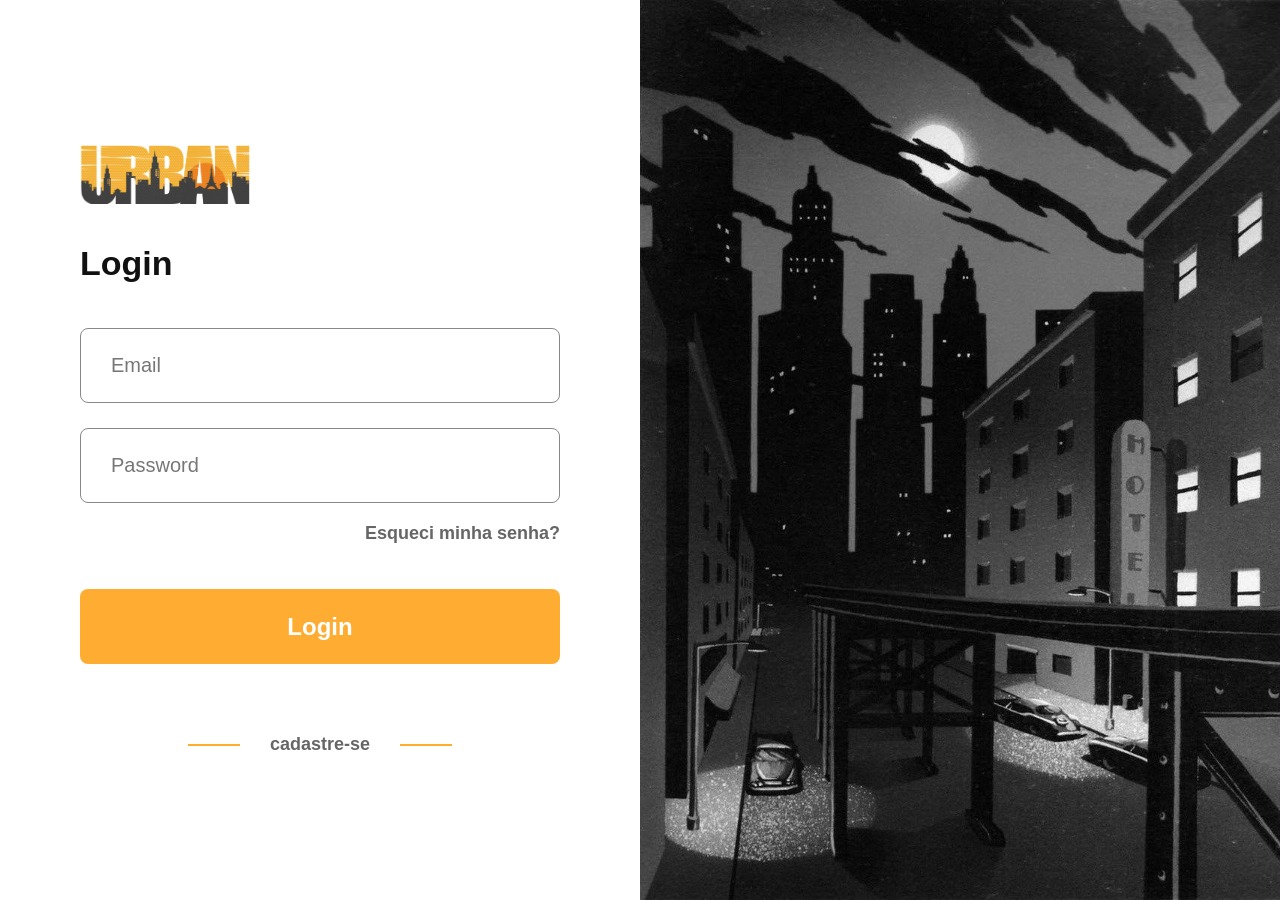
<file: index.html>
<!DOCTYPE html>
<html lang="pt-br">

<head>
    <meta charset="UTF-8">
    <meta name="viewport" content="width=device-width, initial-scale=1.0">
    <title>Login - Urban</title>
    <link rel="stylesheet" href="style.css">
    <script src="script.js" defer></script>
</head>

<body>

    <main class="container">

        <section class="login">

            <div class="login-conteudo">

                <img class="logo" src="./images/logo.png" alt="Logo Urban">

                <h1>Login</h1>

                <form id="loginForm">

                    <input 
                        type="email" 
                        id="email"
                        placeholder="Email"
                    >

                    <input 
                        type="password" 
                        id="senha"
                        placeholder="Password"
                    >

                    <a class="esqueci" href="#">
                        Esqueci minha senha?
                    </a>

                    <a href="conteudo.html" id="botaoLogin" class="btn-login">Login</a>

                </form>

                <div class="cadastro-link">
                    <span></span>
                    <a href="cadastrar.html">cadastre-se</a>
                    <span></span>
                </div>

            </div>

        </section>

        
        <section class="imagem">
            <img src="./images/cidade_cinza01.jfif" alt="Cidade">
        </section>

    </main>

</body>

</html>
</file>
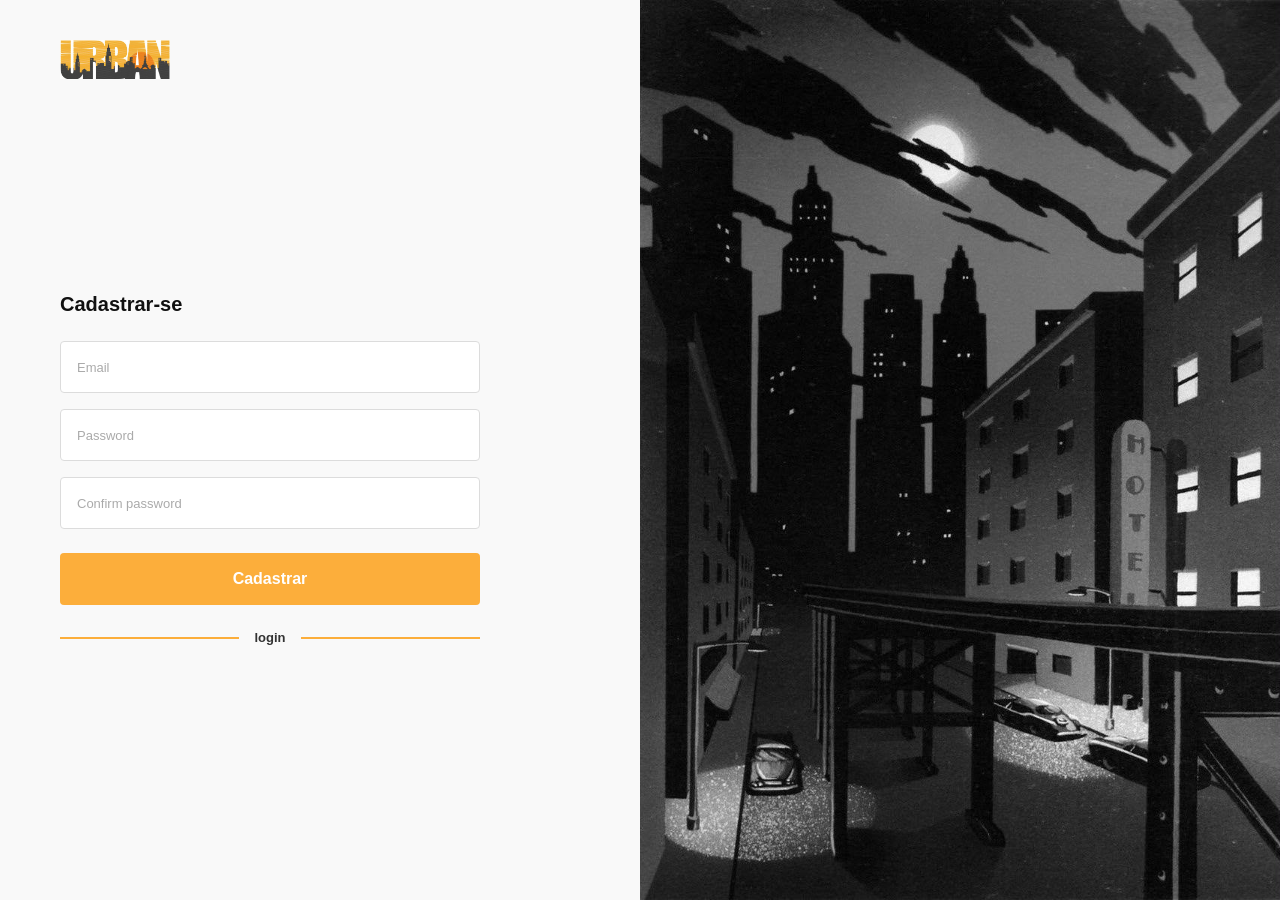
<file: cadastrar.html>
<!DOCTYPE html>
<html lang="pt-BR">
<head>
    <meta charset="UTF-8">
    <meta name="viewport" content="width=device-width, initial-scale=1.0">
    <title>Cadastrar-se - Urban</title>
    <link rel="stylesheet" href="cadastrar.css">
</head>
<body>

    <div class="container">
       
        <main class="login">
            <img src="./images/logo.png" alt="Logo Urban" class="logo">

            <div class="login-conteudo">
                <h1>Cadastrar-se</h1>

                <form>
                    <input type="email" placeholder="Email" required>
                    <input type="password" placeholder="Password" required>
                    <input type="password" placeholder="Confirm password" required>

                    <button type="submit">Cadastrar</button>
                </form>

                <div class="cadastro-link">
                    <span></span>
                    <a href="index.html">login</a>
                    <span></span>
                </div>
            </div>
        </main>

        <aside class="imagem">
            <img src="./images/cidade_cinza01.jfif" alt="Ilustração da Cidade">
        </aside>

    </div>

    <script src="cadastrar.js"></script>
</body>
</html>
</file>
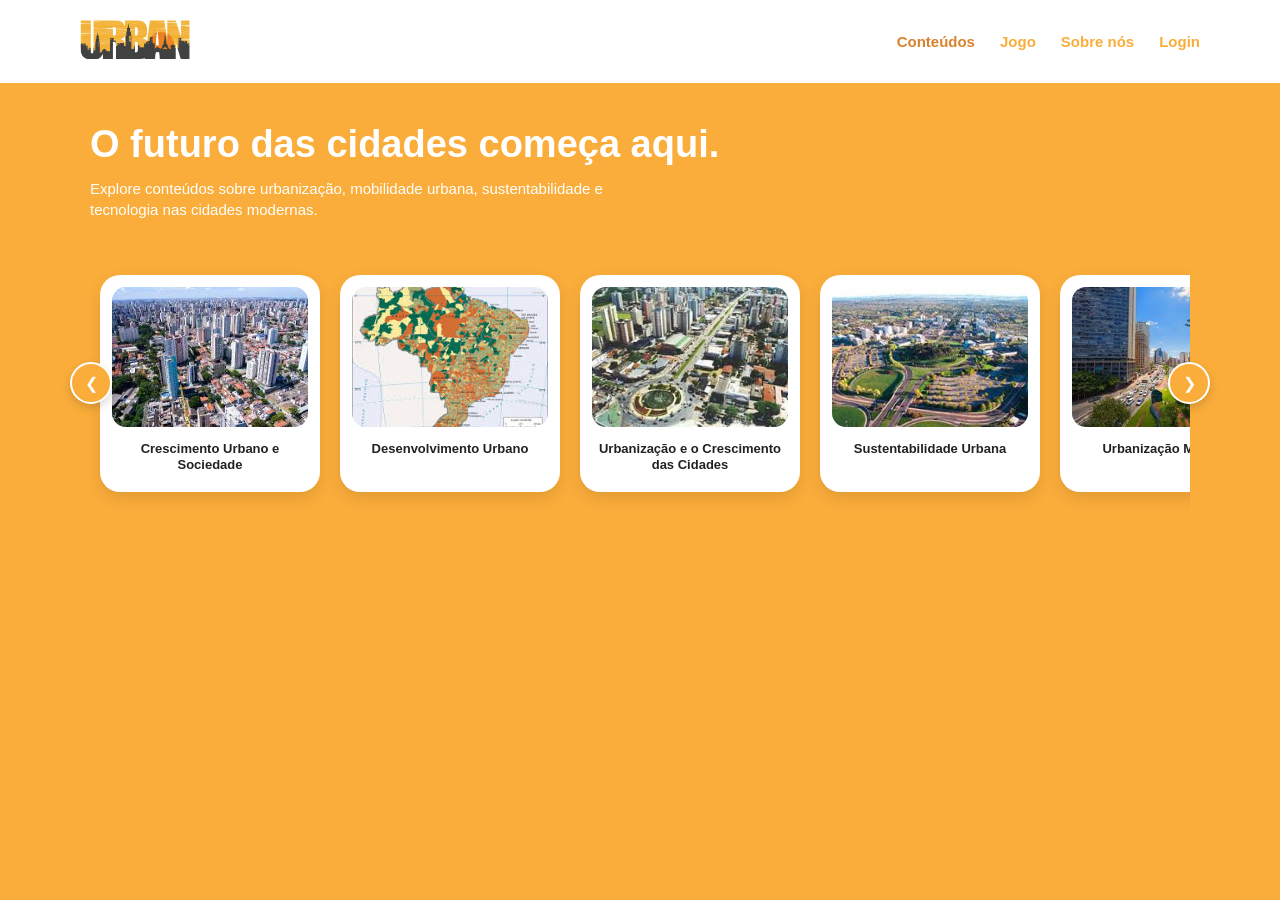
<file: carrosel.html>
<!DOCTYPE html>
<html lang="pt-BR">
<head>
    <meta charset="UTF-8">
    <meta name="viewport" content="width=device-width, initial-scale=1.0">
    <title>Conteúdos - URBAN</title>
    <link rel="stylesheet" href="carrosel.css">
</head>
<body>

    <header class="cabecalho">
        <nav class="menu-navegacao">
            <a href="conteudo.html">
                <img src="./images/logo.png" alt="Logo URBAN" class="imagem-logo">
            </a>
            <div class="links-menu">
                <a href="conteudo.html" class="ativo">Conteúdos</a>
                <a href="#">Jogo</a>
                <a href="sobre.html">Sobre nós</a>
                <a href="index.html">Login</a>
            </div>
        </nav>
    </header>

    <main class="secao-carrossel">
        <div class="cabecalho-principal">
            <h1>O futuro das cidades começa aqui.</h1>
            <p>Explore conteúdos sobre urbanização, mobilidade urbana, sustentabilidade e tecnologia nas cidades modernas.</p>
        </div>

        <div class="container-carrossel">
            <button class="botao-carrossel anterior" id="btnPrev" aria-label="Anterior">&#10094;</button>

            <div class="trilho-carrossel" id="track">
                
                <a href="c_u_s.html" class="cartao-item">
                    <div class="caixa-imagem">
                        <img src="./images/cidade7.jpg" alt="Crescimento Urbano">
                    </div>
                    <h3>Crescimento Urbano e Sociedade</h3>
                </a>

                <a href="d_urbano.html" class="cartao-item">
                    <div class="caixa-imagem">
                        <img src="./images/cidade8.jpg" alt="Desenvolvimento Urbano">
                    </div>
                    <h3>Desenvolvimento Urbano</h3>
                </a>

                <a href="u_c_c.html" class="cartao-item">
                    <div class="caixa-imagem">
                        <img src="./images/cidade9.jpg" alt="Urbanização">
                    </div>
                    <h3>Urbanização e o Crescimento das Cidades</h3>
                </a>

                <a href="Sustenbilidade.html" class="cartao-item">
                    <div class="caixa-imagem">
                        <img src="./images/cidade10.jpg" alt="Sustentabilidade">
                    </div>
                    <h3>Sustentabilidade Urbana</h3>
                </a>

                <a href="urbano.html" class="cartao-item">
                    <div class="caixa-imagem">
                        <img src="./images/cidade11.jpg" alt="Mobilidade">
                    </div>
                    <h3>Urbanização Moderna</h3>
                </a>

            </div>

            <button class="botao-carrossel proximo" id="btnNext" aria-label="Próximo">&#10095;</button>
        </div>
    </main>

    <script src="carrosel.js"></script>
</body>
</html>
</file>
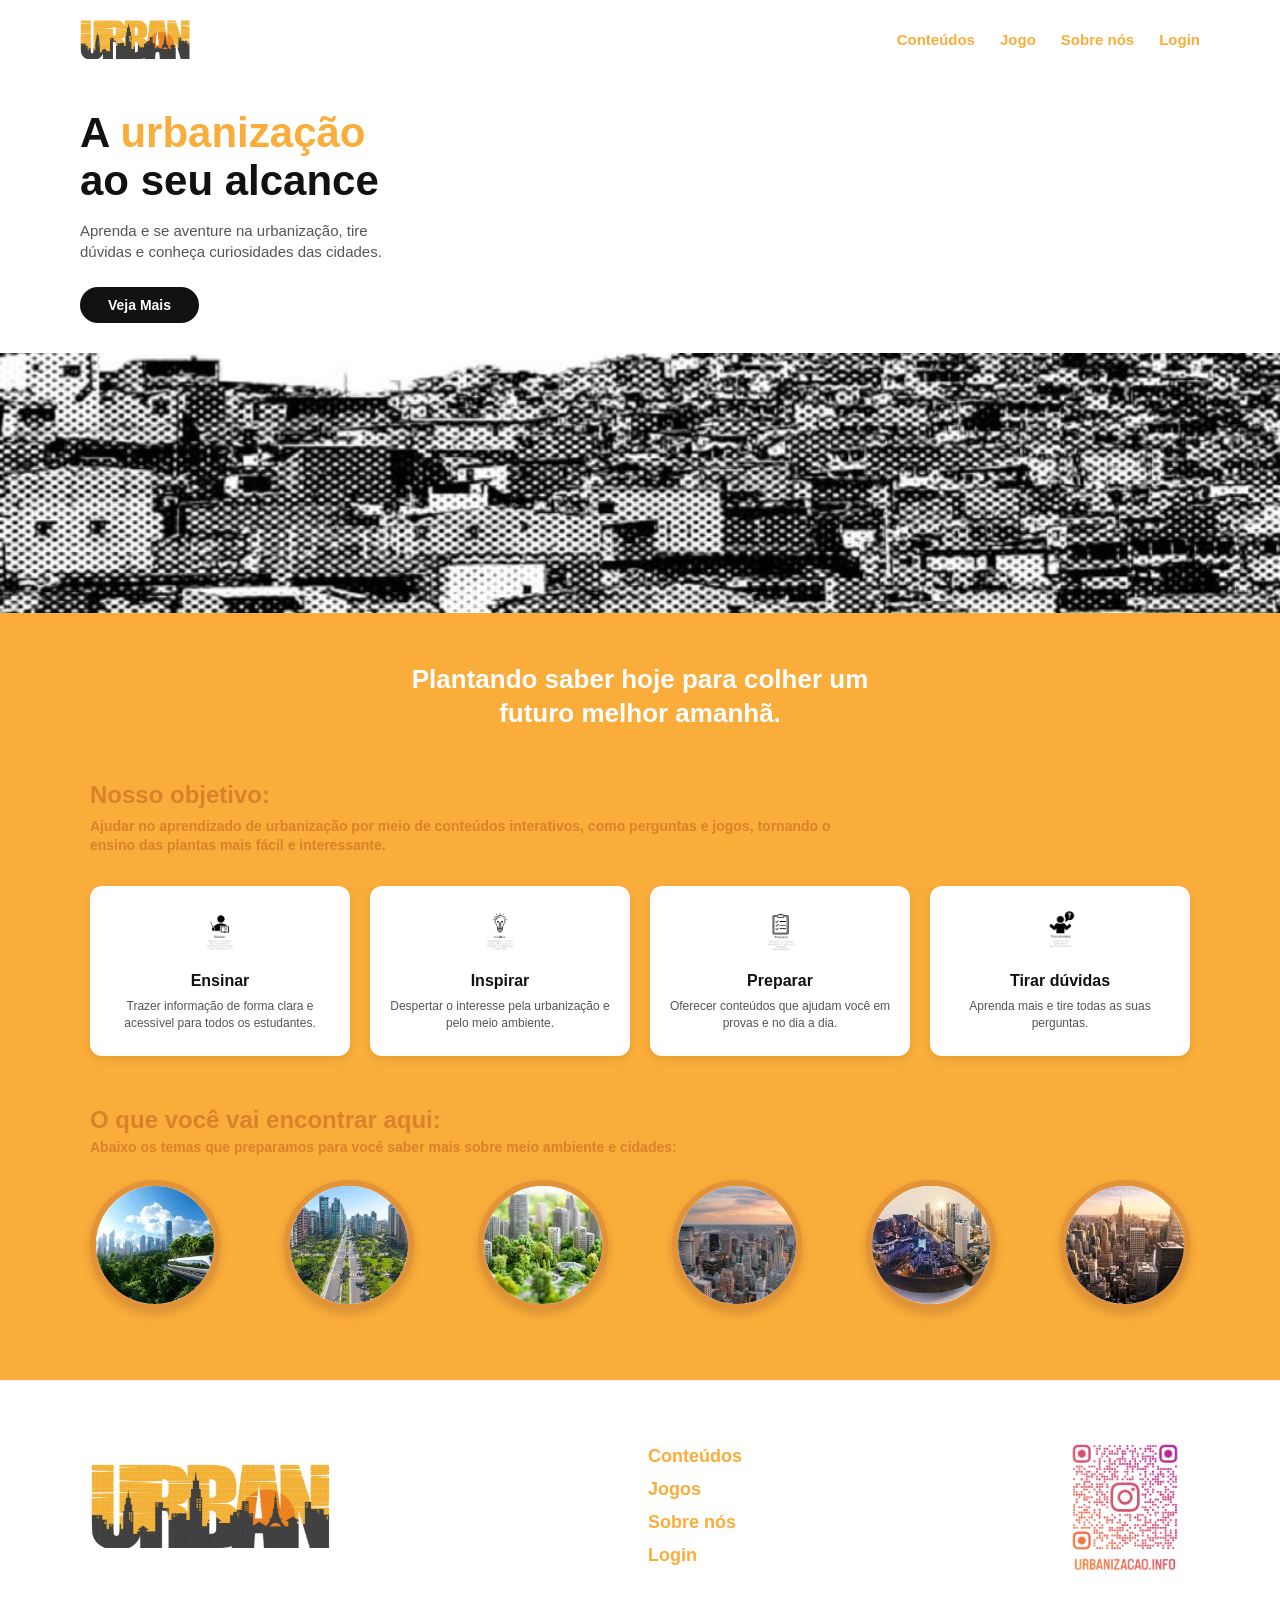
<file: conteudo.html>
<!DOCTYPE html>
<html lang="pt-br">

<head>
    <meta charset="UTF-8">
    <meta name="viewport" content="width=device-width, initial-scale=1.0">
    <title>Início - Urban</title>
    <link rel="stylesheet" href="conteudo.css">
</head>

<body>

    <section class="hero-section">
        <header class="navbar">
            <img src="./images/logo.png" alt="Logo Urban" class="nav-logo">
            <nav>
                <a href="conteudo.html">Conteúdos</a>
                <a href="jogo.html">Jogo</a>
                <a href="sobre.html">Sobre nós</a>
                <a href="index.html">Login</a>
            </nav>
        </header>

        <div class="hero-content">
            <h1>A <span>urbanização</span><br>ao seu alcance</h1>
            <p>Aprenda e se aventure na urbanização, tire<br>dúvidas e conheça curiosidades das cidades.</p>
            <a href="carrosel.html" class="btn-veja-mais">Veja Mais</a>
        </div>

        <div class="hero-image">
            <img src="./images/cidade_cinza02.jfif" alt="Panorama urbano">
        </div>
    </section>

    <section class="main-yellow-section">

        <!-- MENSAGEM DESTACADA -->
        <div class="quote-box">
            <h2>Plantando saber hoje para colher um<br>futuro melhor amanhã.</h2>
        </div>

        <div class="cards-container">
            <span class="section-subtitle">Nosso objetivo:</span>
            <p class="section-description">Ajudar no aprendizado de urbanização por meio de conteúdos interativos, como perguntas e jogos, tornando o ensino das plantas mais fácil e interessante.</p>

            <div class="cards-grid">
                <div class="card">
                    <img src="./images/ensinar.jfif" alt="Ensinar">
                    <h3>Ensinar</h3>
                    <p>Trazer informação de forma clara e acessível para todos os estudantes.</p>
                </div>
                <div class="card">
                    <img src="./images/inspirar.jfif" alt="Inspirar">
                    <h3>Inspirar</h3>
                    <p>Despertar o interesse pela urbanização e pelo meio ambiente.</p>
                </div>
                <div class="card">
                    <img src="./images/preparar.jfif" alt="Preparar">
                    <h3>Preparar</h3>
                    <p>Oferecer conteúdos que ajudam você em provas e no dia a dia.</p>
                </div>
                <div class="card">
                    <img src="./images/duvidas.jfif" alt="Tirar dúvidas">
                    <h3>Tirar dúvidas</h3>
                    <p>Aprenda mais e tire todas as suas perguntas.</p>
                </div>
            </div>
        </div>

        <div class="gallery-container">
            <h3>O que você vai encontrar aqui:</h3>
            <p>Abaixo os temas que preparamos para você saber mais sobre meio ambiente e cidades:</p>

            <div class="circles-grid">
                <div class="circle-item"><img src="./images/cidade1.jpg" alt="Cidade 1"></div>
                <div class="circle-item"><img src="./images/cidade2.jpg" alt="Cidade 2"></div>
                <div class="circle-item"><img src="./images/cidade3.jpg" alt="Cidade 3"></div>
                <div class="circle-item"><img src="./images/cidade4.png" alt="Cidade 4"></div>
                <div class="circle-item"><img src="./images/cidade5.jpg" alt="Cidade 5"></div>
                <div class="circle-item"><img src="./images/cidade6.png" alt="Cidade 6"></div>
            </div>
        </div>

    </section>

    <footer class="footer-section">
        <div class="footer-container">
            
            <div class="footer-logo">
                <img src="./images/logo.png" alt="Logo URBAN">
            </div>

            <nav class="footer-nav">
                <a href="conteudo.html">Conteúdos</a>
                <a href="#">Jogos</a>
                <a href="sobre.html">Sobre nós</a>
                <a href="index.html">Login</a>
            </nav>

            <div class="footer-qr">
                <img src="./images/insta_image_qr_code.png" alt="QR Code Instagram">
            </div>

        </div>
    </footer>

</body>

</html>
</file>
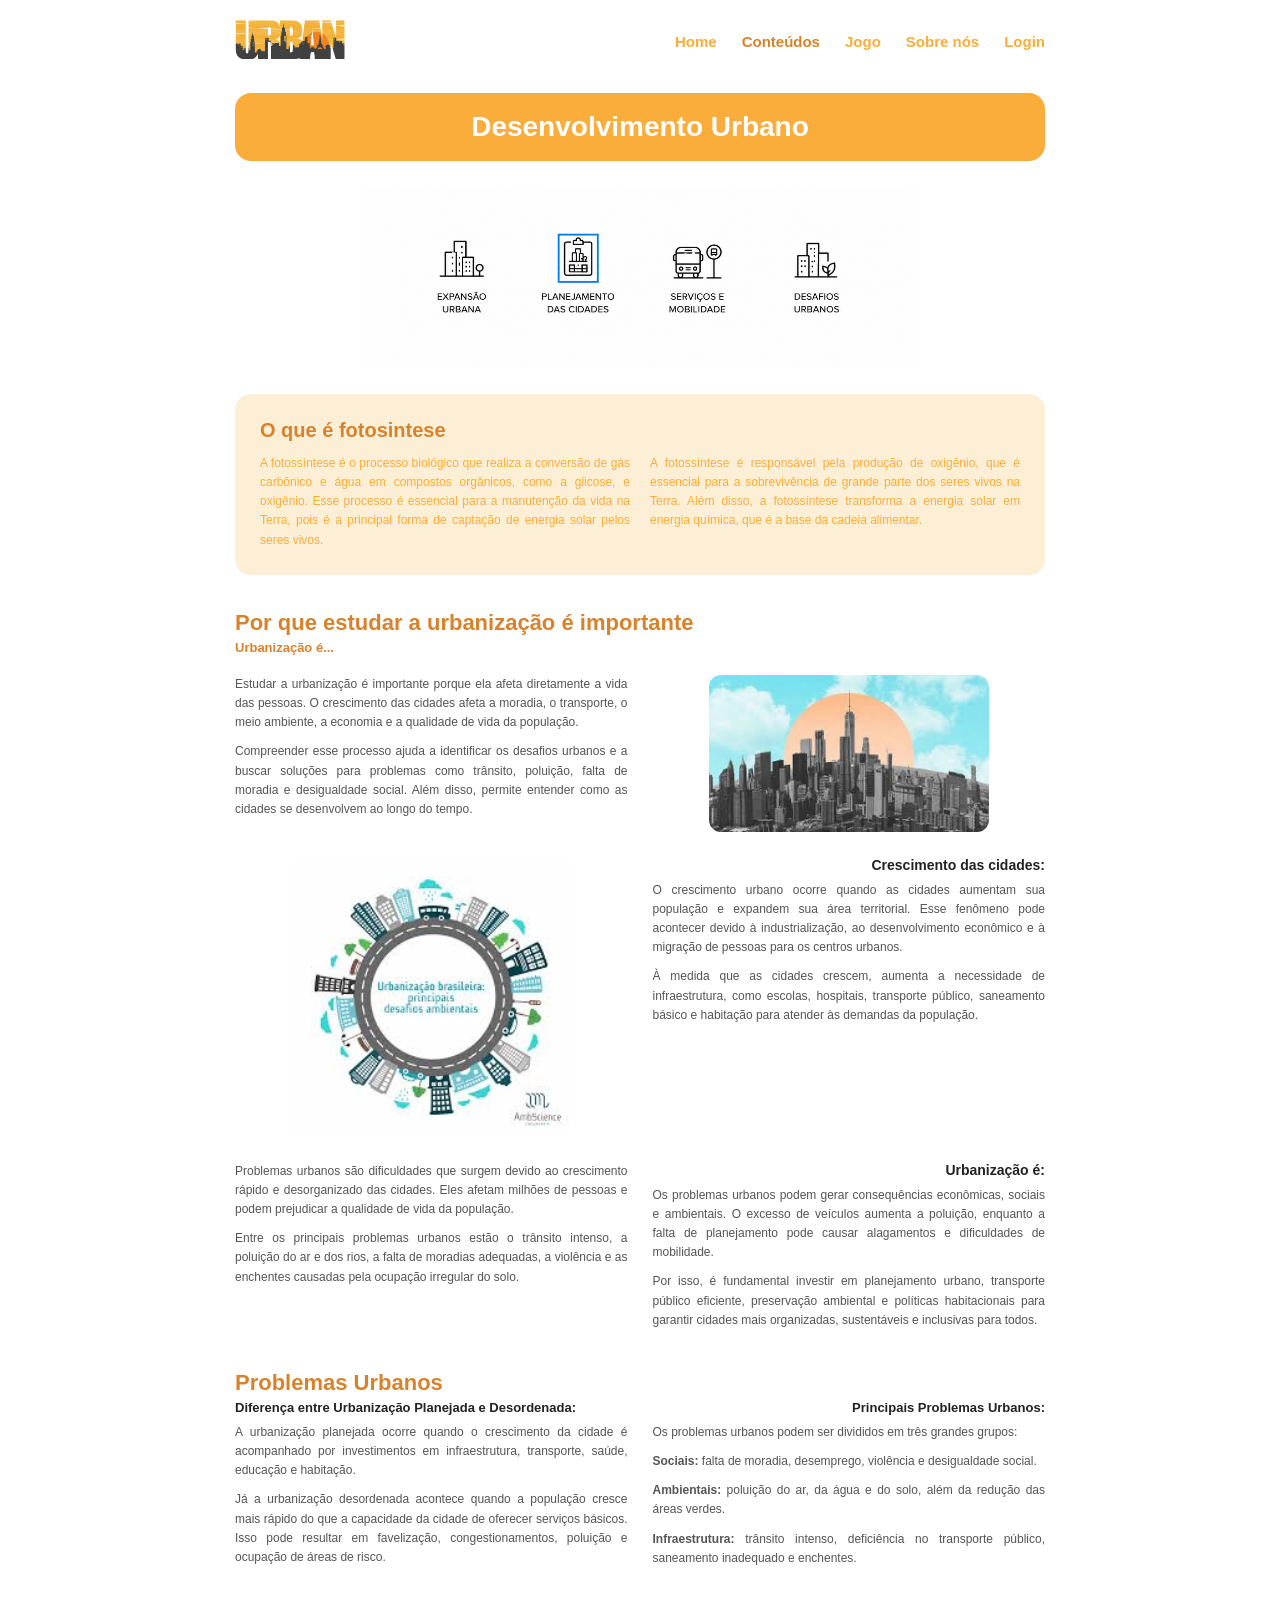
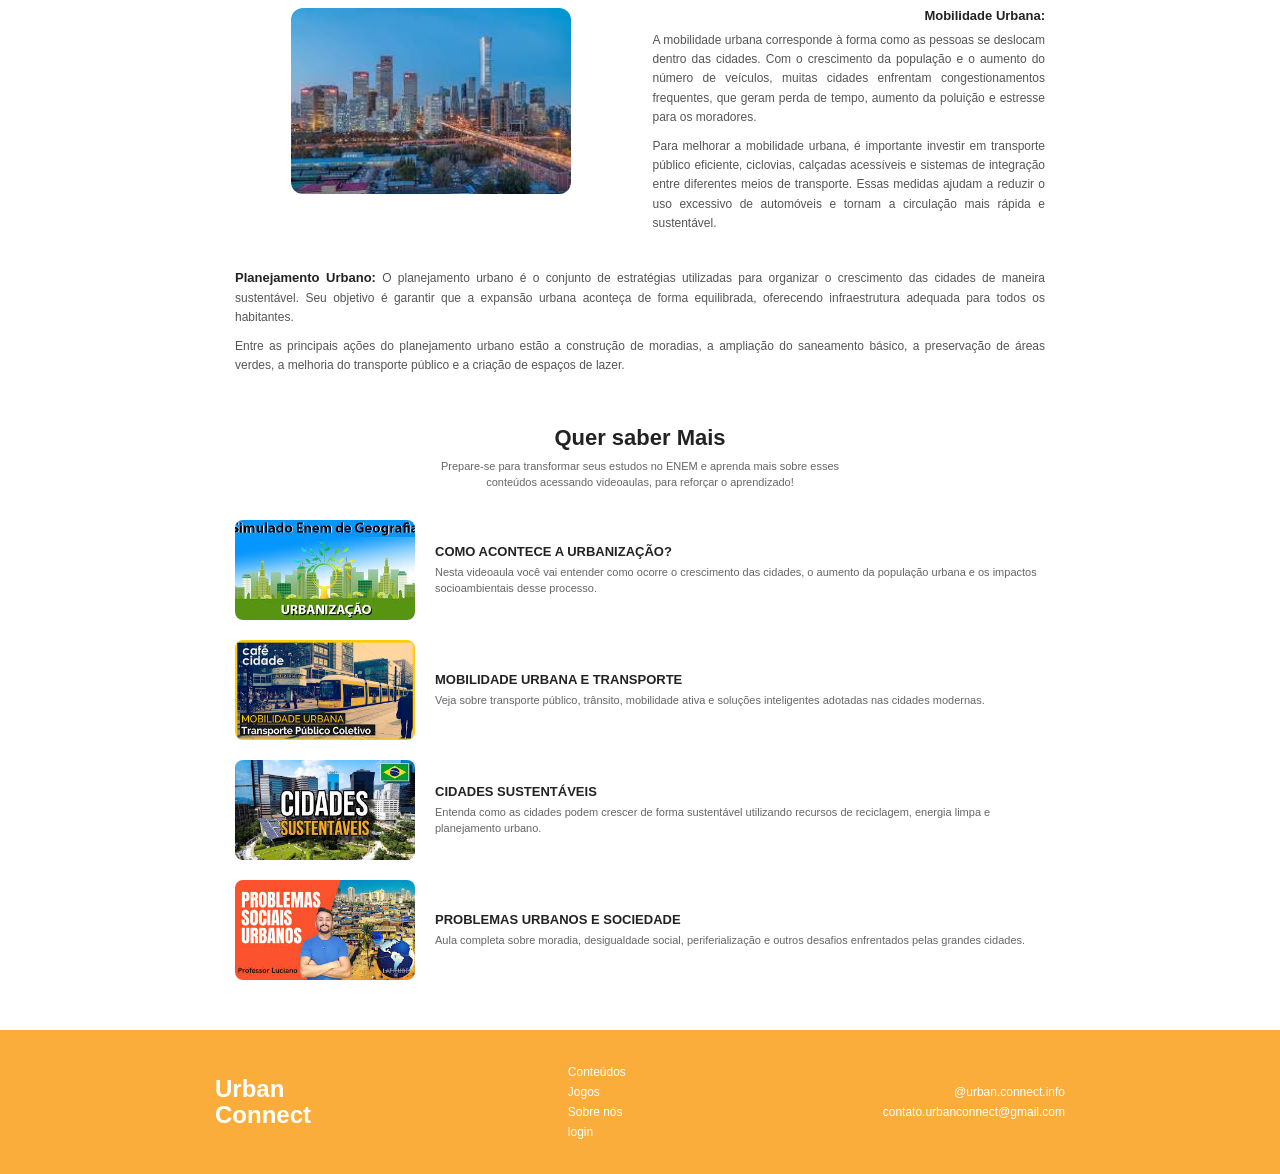
<file: d_urbano.html>
<!DOCTYPE html>
<html lang="pt-BR">
<head>
    <meta charset="UTF-8">
    <meta name="viewport" content="width=device-width, initial-scale=1.0">
    <title>Desenvolvimento Urbano - Urban Connect</title>
    <link rel="stylesheet" href="d_urbano.css">
</head>
<body>

    
    <header class="cabecalho">
        <nav class="menu-navegacao">
            <a href="conteudo.html">
                <img src="./images/logo.png" alt="Logo URBAN" class="imagem-logo">
            </a>
            <div class="links-menu">
                <a href="carrosel.html">Home</a>
                <a href="conteudo.html" class="ativo">Conteúdos</a>
                <a href="#">Jogo</a>
                <a href="sobre.html">Sobre nós</a>
                <a href="index.html">Login</a>
            </div>
        </nav>
    </header>

    
    <section class="secao-titulo">
        <div class="caixa-titulo">
            <h1>Desenvolvimento Urbano</h1>
        </div>
    </section>

    
    <section class="secao-icones">
        <div class="container-icones">
            <img src="./images/foto_unica02.png" alt="Tópicos de Desenvolvimento Urbano" class="imagem-icones">
        </div>
    </section>

    <main class="secao-conteudo">

        <div class="caixa-amarela">
            <h2>O que é fotosintese</h2>
            <div class="grid-duas-colunas">
                <p>
                    A fotossíntese é o processo biológico que realiza a conversão de gás carbônico e água em compostos orgânicos, como a glicose, e oxigênio. Esse processo é essencial para a manutenção da vida na Terra, pois é a principal forma de captação de energia solar pelos seres vivos.
                </p>
                <p>
                    A fotossíntese é responsável pela produção de oxigênio, que é essencial para a sobrevivência de grande parte dos seres vivos na Terra. Além disso, a fotossíntese transforma a energia solar em energia química, que é a base da cadeia alimentar.
                </p>
            </div>
        </div>

        <h2 class="titulo-principal margem-topo">Por que estudar a urbanização é importante</h2>
        <strong class="subtitulo-laranja">Urbanização é...</strong>

        <div class="linha-conteudo">
            <div class="coluna-texto">
                <p>
                    Estudar a urbanização é importante porque ela afeta diretamente a vida das pessoas. O crescimento das cidades afeta a moradia, o transporte, o meio ambiente, a economia e a qualidade de vida da população.
                </p>
                <p>
                    Compreender esse processo ajuda a identificar os desafios urbanos e a buscar soluções para problemas como trânsito, poluição, falta de moradia e desigualdade social. Além disso, permite entender como as cidades se desenvolvem ao longo do tempo.
                </p>
            </div>
            <div class="coluna-imagem">
                <img src="./images/cidade12.jpg" alt="Ilustração de prédios na cidade" class="imagem-arredondada">
            </div>
        </div>

        <div class="linha-conteudo inverter-mobile">
            <div class="coluna-imagem">
                <img src="./images/circulo.jpg" alt="Infográfico desafios urbanos" class="imagem-arredondada">
            </div>
            <div class="coluna-texto">
                <h3 class="titulo-subtopico alinhado-direita">Crescimento das cidades:</h3>
                <p>
                    O crescimento urbano ocorre quando as cidades aumentam sua população e expandem sua área territorial. Esse fenômeno pode acontecer devido à industrialização, ao desenvolvimento econômico e à migração de pessoas para os centros urbanos.
                </p>
                <p>
                    À medida que as cidades crescem, aumenta a necessidade de infraestrutura, como escolas, hospitais, transporte público, saneamento básico e habitação para atender às demandas da população.
                </p>
            </div>
        </div>

        <div class="linha-conteudo">
            <div class="coluna-texto">
                <p>
                    Problemas urbanos são dificuldades que surgem devido ao crescimento rápido e desorganizado das cidades. Eles afetam milhões de pessoas e podem prejudicar a qualidade de vida da população.
                </p>
                <p>
                    Entre os principais problemas urbanos estão o trânsito intenso, a poluição do ar e dos rios, a falta de moradias adequadas, a violência e as enchentes causadas pela ocupação irregular do solo.
                </p>
            </div>
            <div class="coluna-texto">
                <h3 class="titulo-subtopico alinhado-direita">Urbanização é:</h3>
                <p>
                    Os problemas urbanos podem gerar consequências econômicas, sociais e ambientais. O excesso de veículos aumenta a poluição, enquanto a falta de planejamento pode causar alagamentos e dificuldades de mobilidade.
                </p>
                <p>
                    Por isso, é fundamental investir em planejamento urbano, transporte público eficiente, preservação ambiental e políticas habitacionais para garantir cidades mais organizadas, sustentáveis e inclusivas para todos.
                </p>
            </div>
        </div>

        <h2 class="titulo-principal margem-topo">Problemas Urbanos</h2>

        <div class="linha-conteudo">
            <div class="coluna-texto">
                <h3 class="subtitulo-escuro">Diferença entre Urbanização Planejada e Desordenada:</h3>
                <p>
                    A urbanização planejada ocorre quando o crescimento da cidade é acompanhado por investimentos em infraestrutura, transporte, saúde, educação e habitação.
                </p>
                <p>
                    Já a urbanização desordenada acontece quando a população cresce mais rápido do que a capacidade da cidade de oferecer serviços básicos. Isso pode resultar em favelização, congestionamentos, poluição e ocupação de áreas de risco.
                </p>
            </div>

            <div class="coluna-texto">
                <h3 class="subtitulo-escuro alinhado-direita">Principais Problemas Urbanos:</h3>
                <p>
                    Os problemas urbanos podem ser divididos em três grandes grupos:
                </p>
                <p>
                    <strong>Sociais:</strong> falta de moradia, desemprego, violência e desigualdade social.
                </p>
                <p>
                    <strong>Ambientais:</strong> poluição do ar, da água e do solo, além da redução das áreas verdes.
                </p>
                <p>
                    <strong>Infraestrutura:</strong> trânsito intenso, deficiência no transporte público, saneamento inadequado e enchentes.
                </p>
            </div>
        </div>

        <div class="linha-conteudo margem-topo">
            <div class="coluna-imagem">
                <img src="./images/cidade13.jpg" alt="Visão noturna de cidade com trânsito" class="imagem-arredondada">
            </div>
            <div class="coluna-texto">
                <h3 class="subtitulo-escuro alinhado-direita">Mobilidade Urbana:</h3>
                <p>
                    A mobilidade urbana corresponde à forma como as pessoas se deslocam dentro das cidades. Com o crescimento da população e o aumento do número de veículos, muitas cidades enfrentam congestionamentos frequentes, que geram perda de tempo, aumento da poluição e estresse para os moradores.
                </p>
                <p>
                    Para melhorar a mobilidade urbana, é importante investir em transporte público eficiente, ciclovias, calçadas acessíveis e sistemas de integração entre diferentes meios de transporte. Essas medidas ajudam a reduzir o uso excessivo de automóveis e tornam a circulação mais rápida e sustentável.
                </p>
            </div>
        </div>

        <div class="bloco-planejamento">
            <p>
                <strong>Planejamento Urbano:</strong> O planejamento urbano é o conjunto de estratégias utilizadas para organizar o crescimento das cidades de maneira sustentável. Seu objetivo é garantir que a expansão urbana aconteça de forma equilibrada, oferecendo infraestrutura adequada para todos os habitantes.
            </p>
            <p>
                Entre as principais ações do planejamento urbano estão a construção de moradias, a ampliação do saneamento básico, a preservação de áreas verdes, a melhoria do transporte público e a criação de espaços de lazer.
            </p>
        </div>

        <div class="secao-videos-container">
            <div class="cabecalho-quer-saber-mais">
                <h2>Quer saber Mais</h2>
                <p>Prepare-se para transformar seus estudos no ENEM e aprenda mais sobre esses conteúdos acessando videoaulas, para reforçar o aprendizado!</p>
            </div>

            <div class="lista-videos">
                <div class="item-video">
                    <div class="thumb-video">
                        <img src="./images/video01.jpg" alt="Como acontece a urbanização">
                    </div>
                    <div class="info-video">
                        <h3>COMO ACONTECE A URBANIZAÇÃO?</h3>
                        <p>Nesta videoaula você vai entender como ocorre o crescimento das cidades, o aumento da população urbana e os impactos socioambientais desse processo.</p>
                    </div>
                </div>

                <div class="item-video">
                    <div class="thumb-video">
                        <img src="./images/video02.jpg" alt="Mobilidade Urbana e Transporte">
                    </div>
                    <div class="info-video">
                        <h3>Mobilidade Urbana e Transporte</h3>
                        <p>Veja sobre transporte público, trânsito, mobilidade ativa e soluções inteligentes adotadas nas cidades modernas.</p>
                    </div>
                </div>

                <div class="item-video">
                    <div class="thumb-video">
                        <img src="./images/video03.jpg" alt="Cidades Sustentáveis">
                    </div>
                    <div class="info-video">
                        <h3>Cidades Sustentáveis</h3>
                        <p>Entenda como as cidades podem crescer de forma sustentável utilizando recursos de reciclagem, energia limpa e planejamento urbano.</p>
                    </div>
                </div>

                <div class="item-video">
                    <div class="thumb-video">
                        <img src="./images/video04.jpg" alt="Problemas Urbanos e Sociedade">
                    </div>
                    <div class="info-video">
                        <h3>Problemas Urbanos e Sociedade</h3>
                        <p>Aula completa sobre moradia, desigualdade social, periferialização e outros desafios enfrentados pelas grandes cidades.</p>
                    </div>
                </div>
            </div>
        </div>

    </main>

    <footer class="rodape">
        <div class="conteudo-rodape">
            <div class="coluna-marca">
                <h2>Urban<br>Connect</h2>
            </div>
            <div class="coluna-links-rodape">
                <a href="carrosel.html">Conteúdos</a>
                <a href="#">Jogos</a>
                <a href="sobre.html">Sobre nós</a>
                <a href="index.html">login</a>
            </div>
            <div class="coluna-contato">
                <p>@urban.connect.info</p>
                <p>contato.urbanconnect@gmail.com</p>
            </div>
        </div>
    </footer>

</body>
</html>
</file>
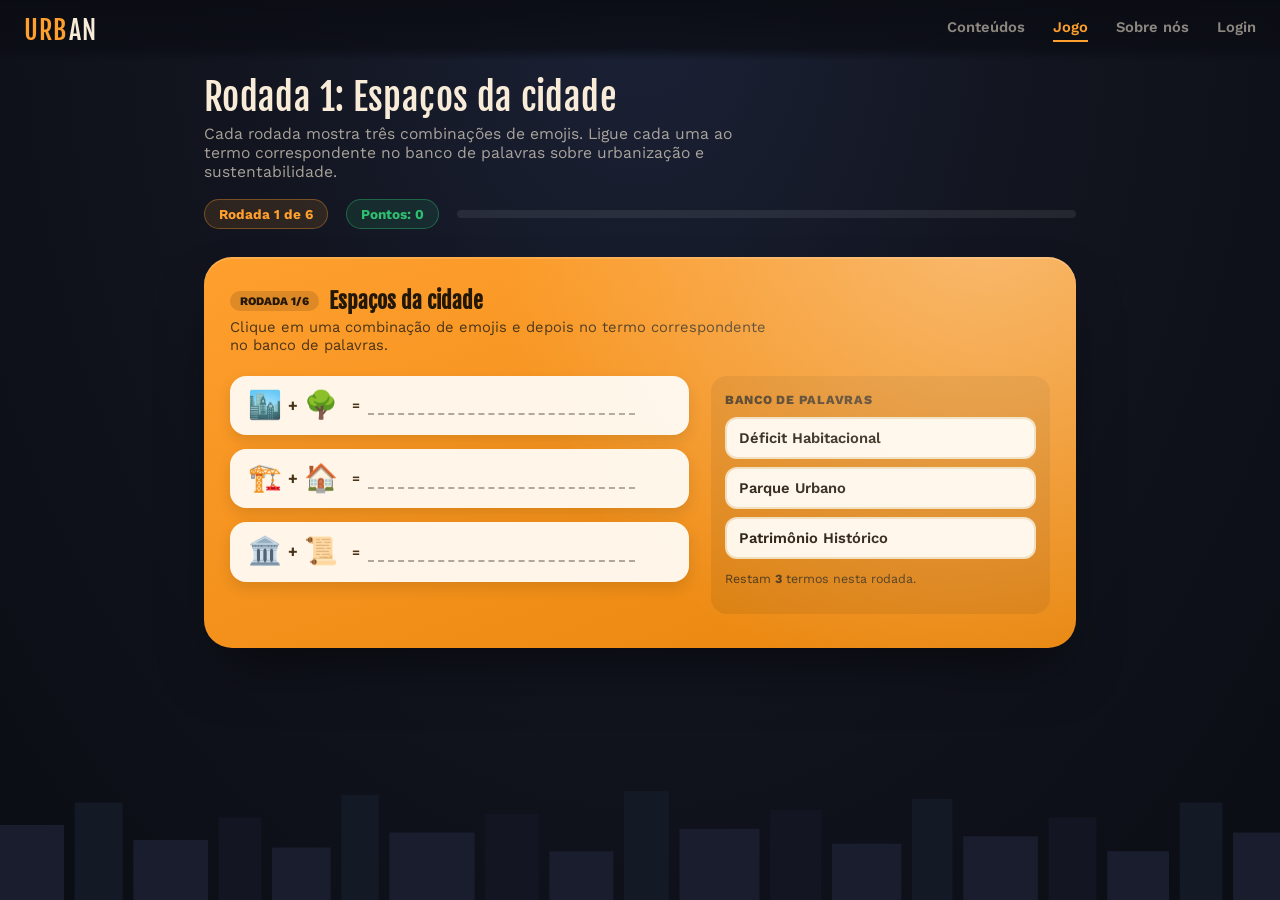
<file: jogo.html>
<!DOCTYPE html>
<html lang="pt-BR">
<head>
<meta charset="UTF-8">
<meta name="viewport" content="width=device-width, initial-scale=1, viewport-fit=cover">
<title>URBAN — Jogo de Combinação</title>
<link rel="preconnect" href="https://fonts.googleapis.com">
<link rel="preconnect" href="https://fonts.gstatic.com" crossorigin>
<link href="https://fonts.googleapis.com/css2?family=Fjalla+One&family=Work+Sans:wght@400;500;600;700;800&display=swap" rel="stylesheet">
<link rel="stylesheet" href="jogo.css">

</head>
<body>

<header class="top">
  <div class="logo">URB<span>AN</span></div>
  <nav class="top-nav" aria-label="Navegação principal">
    <a href="conteudo.html">Conteúdos</a>
    <a href="jogo.html" class="active" aria-current="page">Jogo</a>
    <a href="sobre.html">Sobre nós</a>
    <a href="index.html">Login</a>
  </nav>
</header>

<div class="hero">
  <h1 id="round-heading">Combine os emojis com o termo certo</h1>
  <p class="sub">Cada rodada mostra três combinações de emojis. Ligue cada uma ao termo correspondente no banco de palavras sobre urbanização e sustentabilidade.</p>
  <div class="status-row">
    <span class="pill" id="round-pill">Rodada 1 de 6</span>
    <span class="pill score-pill" id="score-pill">Pontos: 0</span>
    <div class="progress-track" aria-hidden="true">
      <div class="progress-fill" id="progress-fill"></div>
    </div>
  </div>
</div>

<main class="stage">
  <section class="game-card" id="game-card" aria-live="polite">
    <!-- filled by JS -->
  </section>
</main>

<div class="feedback-toast" id="toast" role="status" aria-live="assertive"></div>

<div class="skyline" aria-hidden="true">
  <svg viewBox="0 0 1200 160" preserveAspectRatio="none">
    <rect x="0" y="60" width="60" height="100" fill="#1b2030"/>
    <rect x="70" y="30" width="45" height="130" fill="#161b29"/>
    <rect x="125" y="80" width="70" height="80" fill="#1b2030"/>
    <rect x="205" y="50" width="40" height="110" fill="#141824"/>
    <rect x="255" y="90" width="55" height="70" fill="#1b2030"/>
    <rect x="320" y="20" width="35" height="140" fill="#161b29"/>
    <rect x="365" y="70" width="80" height="90" fill="#1b2030"/>
    <rect x="455" y="45" width="50" height="115" fill="#141824"/>
    <rect x="515" y="95" width="60" height="65" fill="#1b2030"/>
    <rect x="585" y="15" width="42" height="145" fill="#161b29"/>
    <rect x="637" y="65" width="75" height="95" fill="#1b2030"/>
    <rect x="722" y="40" width="48" height="120" fill="#141824"/>
    <rect x="780" y="85" width="65" height="75" fill="#1b2030"/>
    <rect x="855" y="25" width="38" height="135" fill="#161b29"/>
    <rect x="903" y="75" width="70" height="85" fill="#1b2030"/>
    <rect x="983" y="50" width="45" height="110" fill="#141824"/>
    <rect x="1038" y="95" width="58" height="65" fill="#1b2030"/>
    <rect x="1106" y="30" width="40" height="130" fill="#161b29"/>
    <rect x="1156" y="70" width="44" height="90" fill="#1b2030"/>
  </svg>
</div>

<script src="jogo.js"></script>

</body>
</html>
</file>
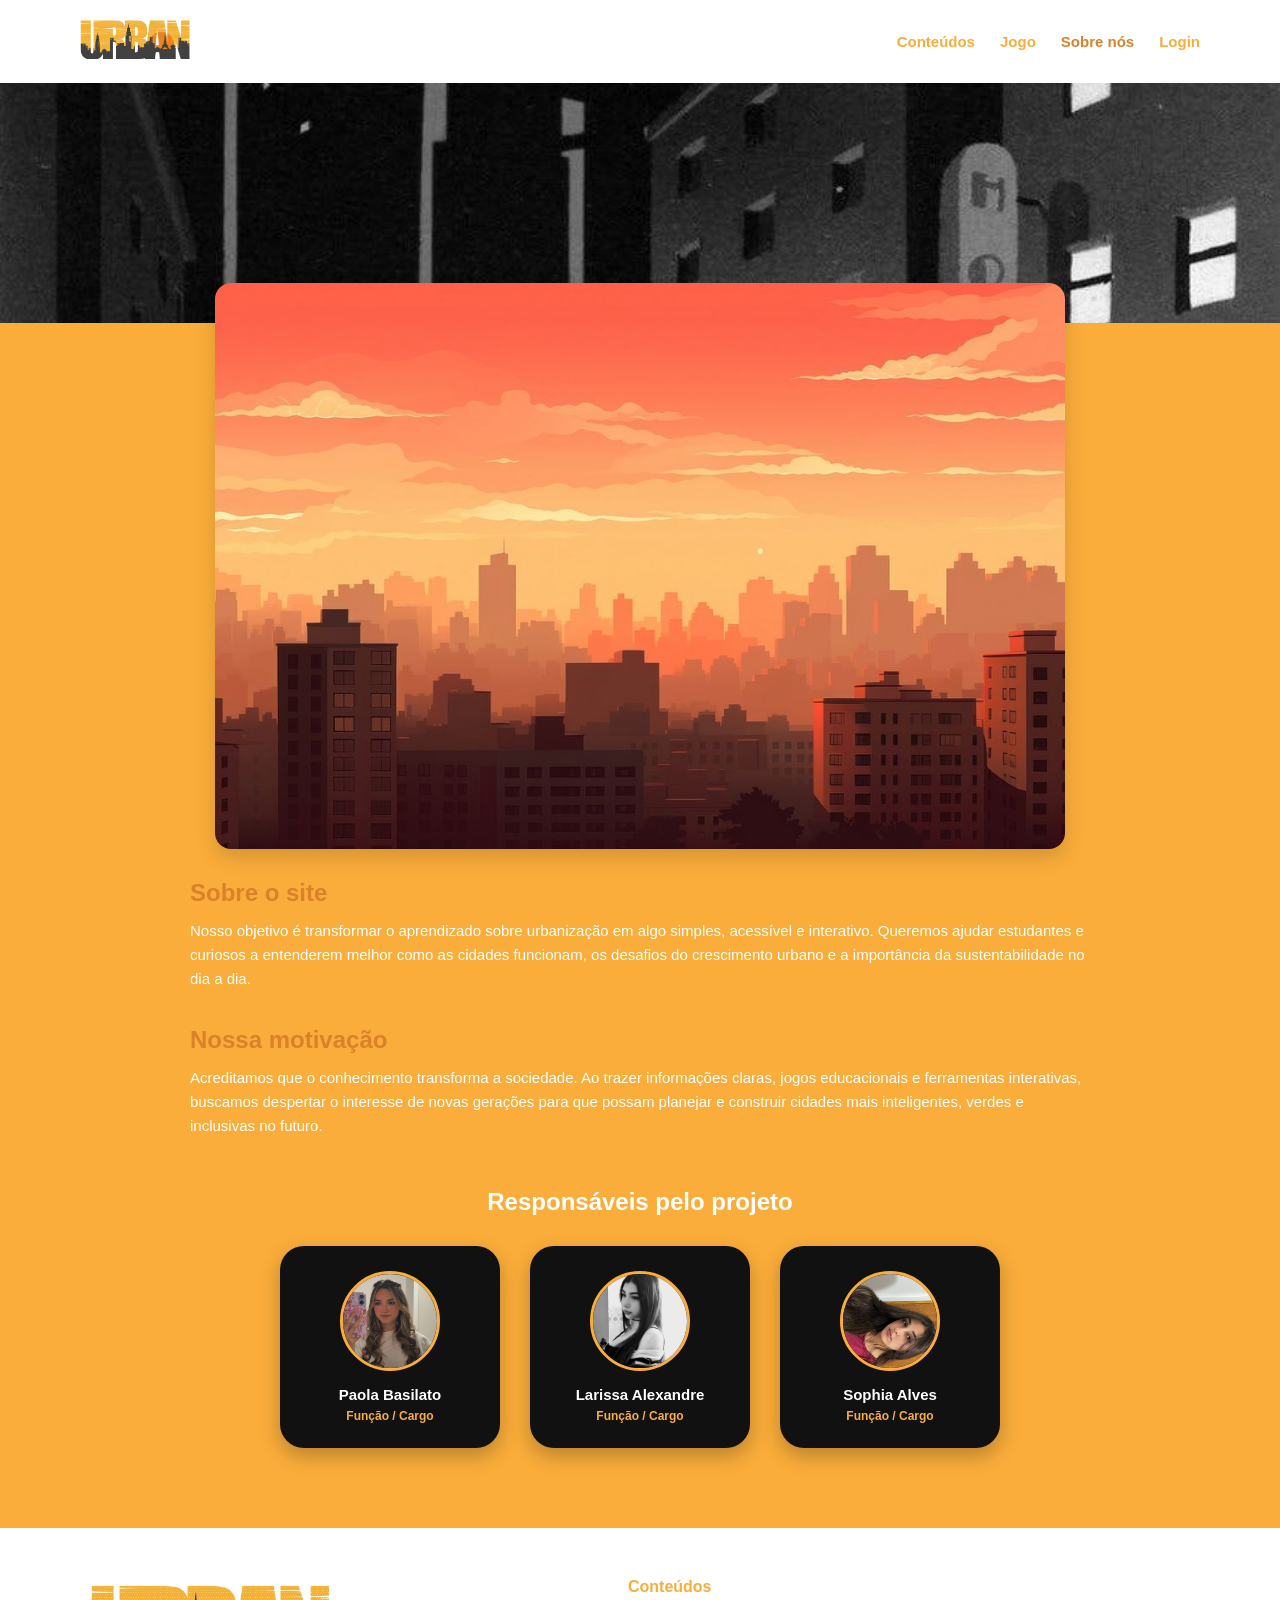
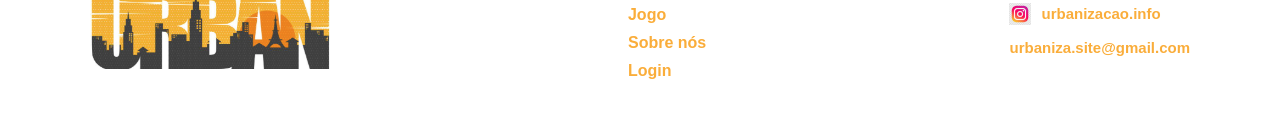
<file: sobre.html>
<!DOCTYPE html>
<html lang="pt-BR">
<head>
    <meta charset="UTF-8">
    <meta name="viewport" content="width=device-width, initial-scale=1.0">
    <title>Sobre nós - URBAN</title>
    <link rel="stylesheet" href="sobre.css">
</head>
<body>

    <!-- NAVBAR SUPERIOR -->
    <header class="navbar-container">
        <nav class="navbar">
            <a href="conteudo.html">
                <img src="./images/logo.png" alt="Logo URBAN" class="nav-logo">
            </a>
            <div class="nav-links">
                <a href="conteudo.html">Conteúdos</a>
                <a href="#">Jogo</a>
                <a href="sobre.html" class="active">Sobre nós</a>
                <a href="index.html">Login</a>
            </div>
        </nav>
    </header>

    <!-- BANNER TOPO -->
    <section class="hero-banner">
        <div class="overlay"></div>
    </section>

    <!-- SEÇÃO CONTEÚDO AMARELO -->
    <main class="main-yellow-content">
        <div class="content-container">

            <!-- IMAGEM DA CIDADE COLORIDA -->
            <div class="city-illustration-box">
                <img src="./images/cidade_colorida01.png" alt="Ilustração da Cidade Colorida" class="city-illustration">
            </div>

            <!-- SOBRE O SITE -->
            <article class="info-block">
                <h2>Sobre o site</h2>
                <p>Nosso objetivo é transformar o aprendizado sobre urbanização em algo simples, acessível e interativo. Queremos ajudar estudantes e curiosos a entenderem melhor como as cidades funcionam, os desafios do crescimento urbano e a importância da sustentabilidade no dia a dia.</p>
            </article>

            <!-- NOSSA MOTIVAÇÃO -->
            <article class="info-block">
                <h2>Nossa motivação</h2>
                <p>Acreditamos que o conhecimento transforma a sociedade. Ao trazer informações claras, jogos educacionais e ferramentas interativas, buscamos despertar o interesse de novas gerações para que possam planejar e construir cidades mais inteligentes, verdes e inclusivas no futuro.</p>
            </article>

            <!-- RESPONSÁVEIS PELO PROJETO -->
            <section class="team-section">
                <h2>Responsáveis pelo projeto</h2>

                <div class="team-grid">
                    <div class="team-card">
                        <div class="avatar-box">
                            <img src="./images/membro1.jfif" alt="Integrante 1">
                        </div>
                        <h3>Paola Basilato</h3>
                        <p>Função / Cargo</p>
                    </div>

                    <div class="team-card">
                        <div class="avatar-box">
                            <img src="./images/menbro2.jfif" alt="Integrante 2">
                        </div>
                        <h3>Larissa Alexandre</h3>
                        <p>Função / Cargo</p>
                    </div>

                    <div class="team-card">
                        <div class="avatar-box">
                            <img src="./images/membro3.jfif" alt="Integrante 3">
                        </div>
                        <h3>Sophia Alves</h3>
                        <p>Função / Cargo</p>
                    </div>
                </div>
            </section>

        </div>
    </main>

    <!-- RODAPÉ COM ÍCONE DO INSTAGRAM -->
    <footer class="footer-section">
        <div class="footer-container">
            <div class="footer-logo">
                <img src="./images/logo.png" alt="Logo URBAN">
            </div>

            <nav class="footer-nav">
                <a href="conteudo.html">Conteúdos</a>
                <a href="#">Jogo</a>
                <a href="sobre.html">Sobre nós</a>
                <a href="index.html">Login</a>
            </nav>

            <div class="footer-contact">
                <a href="https://instagram.com/urbanizacao.info" target="_blank" class="contact-item">
                    <img src="./images/icone_insta.jfif" alt="Instagram" class="social-icon">
                    <span>urbanizacao.info</span>
                </a>
                <a href="mailto:urbaniza.site@gmail.com" class="contact-item">
                    <span>urbaniza.site@gmail.com</span>
                </a>
            </div>
        </div>
    </footer>

</body>
</html>
</file>
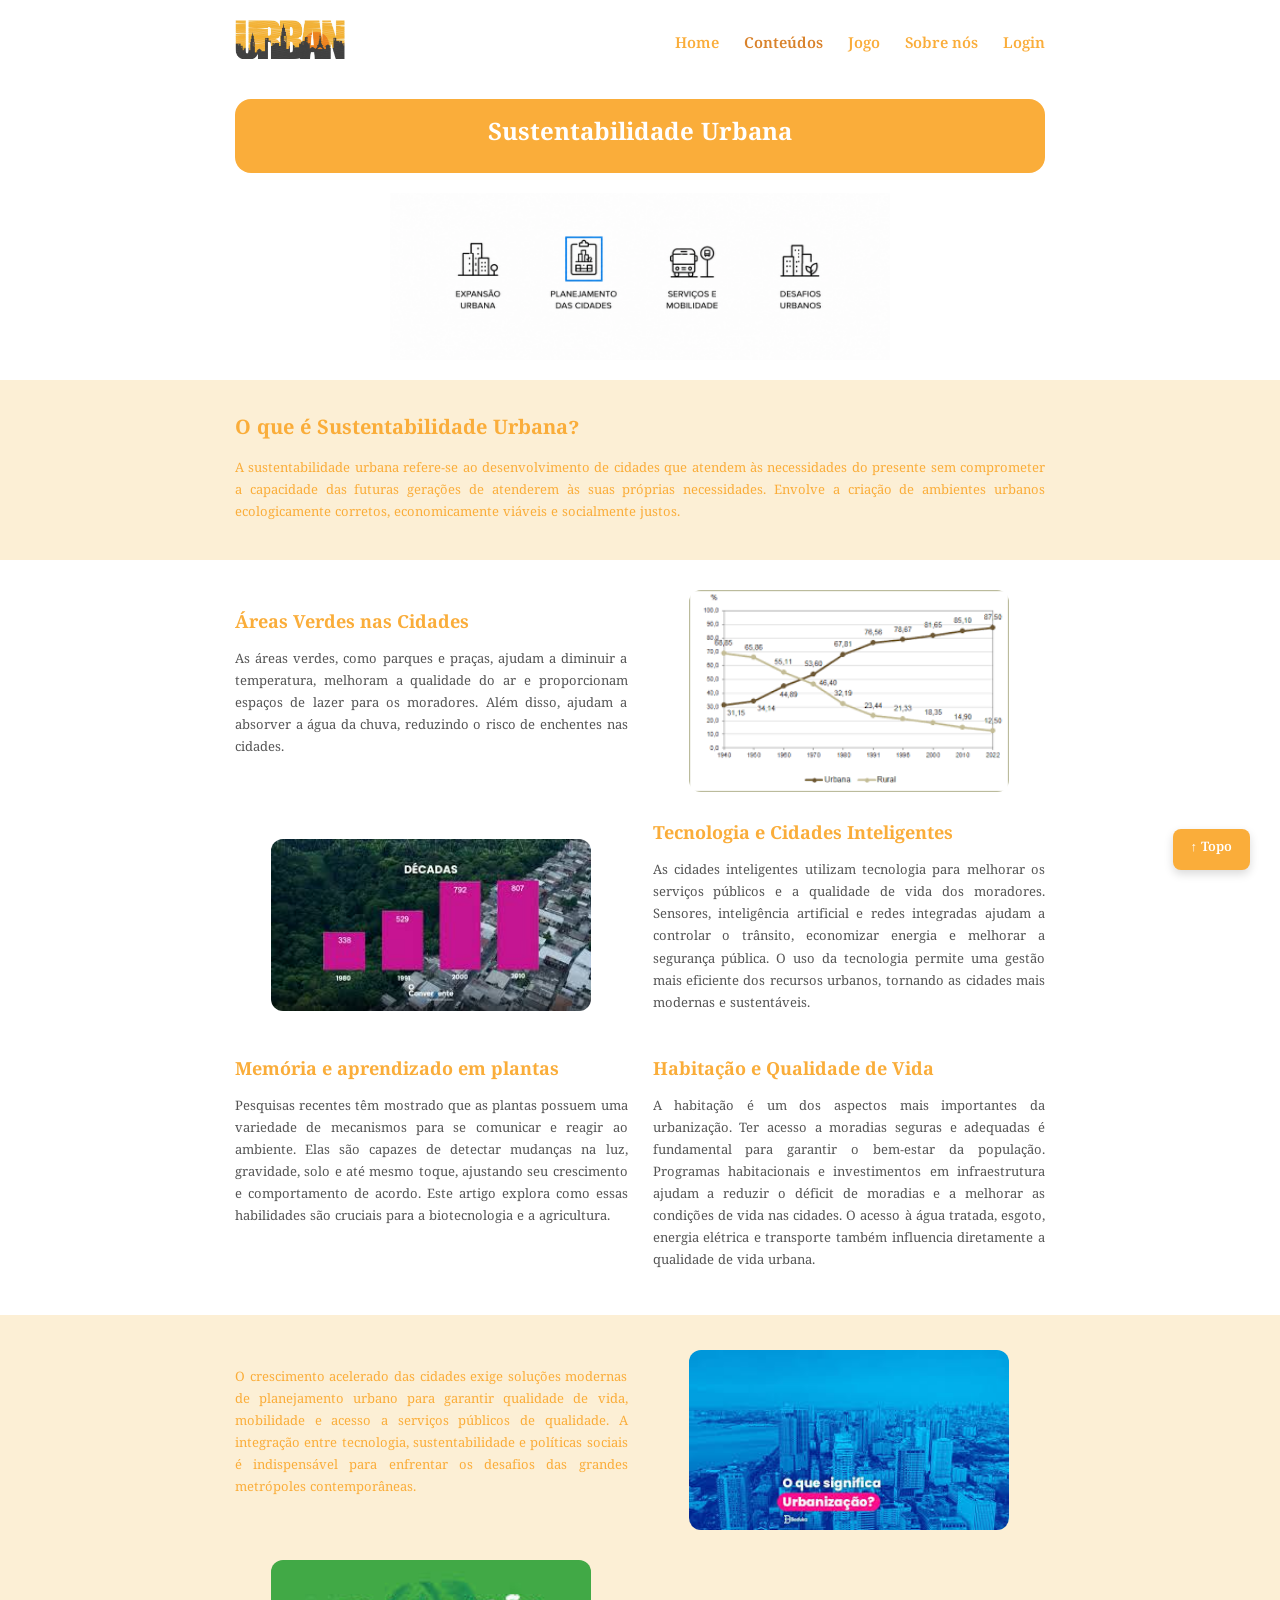
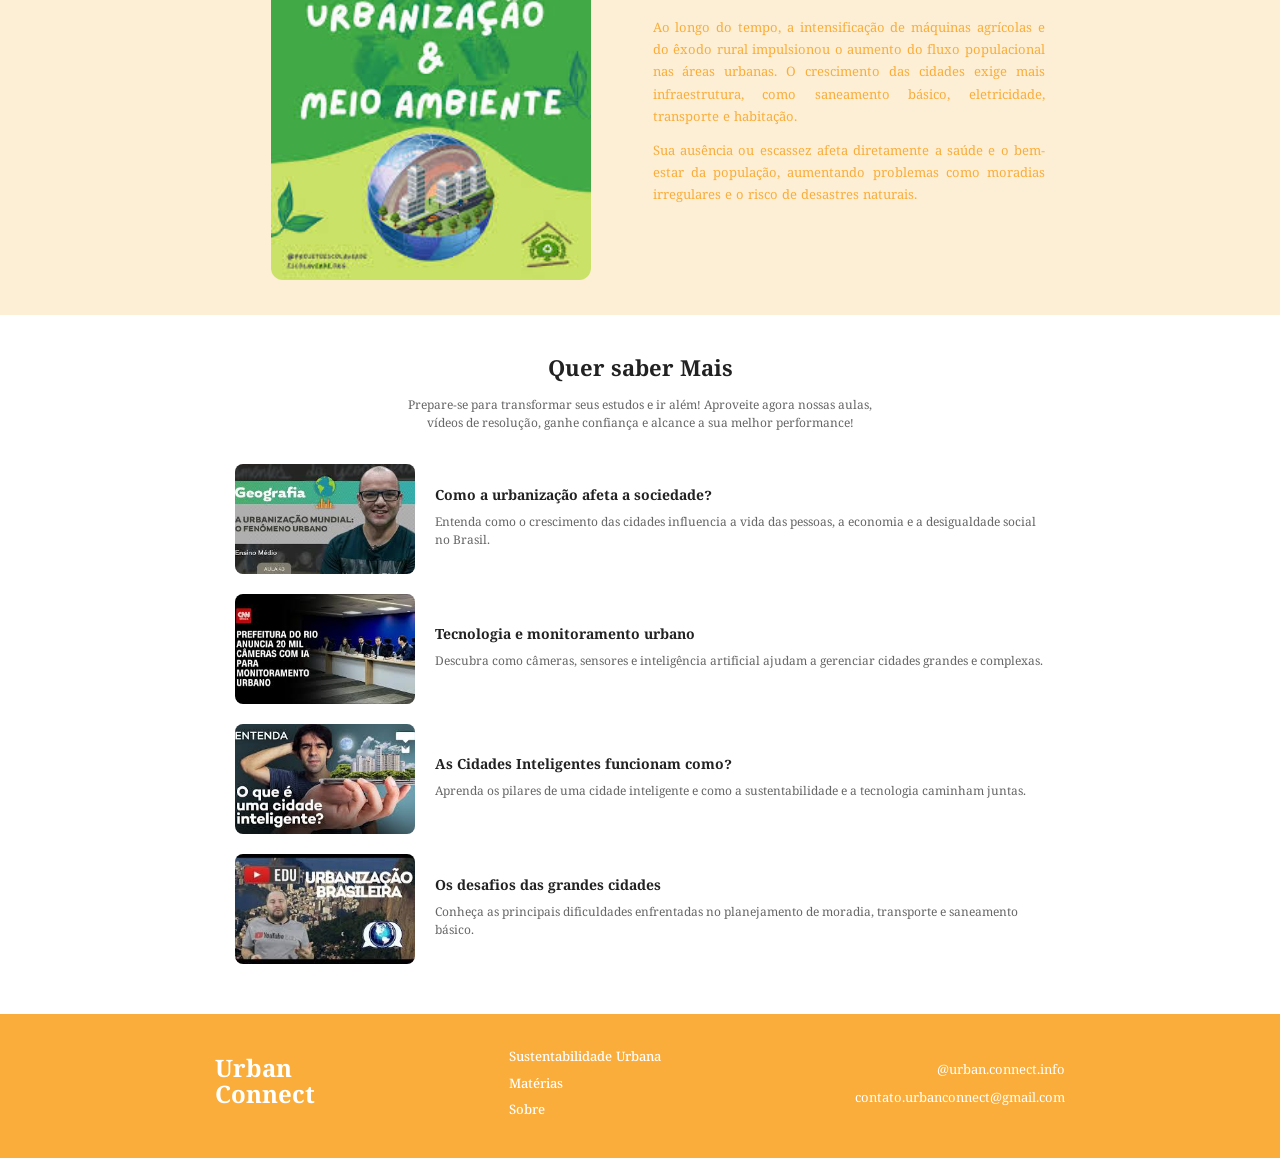
<file: Sustenbilidade.html>
<!DOCTYPE html>
<html lang="pt-BR">
<head>
    <meta charset="UTF-8">
    <meta name="viewport" content="width=device-width, initial-scale=1.0">
    <title>Sustentabilidade Urbana - Urban Connect</title>
    
    <link rel="preconnect" href="https://fonts.googleapis.com">
    <link rel="preconnect" href="https://fonts.gstatic.com" crossorigin>
    <link href="https://fonts.googleapis.com/css2?family=Noto+Serif+Telugu:wght@400;500;600;700&family=Noto+Serif:ital,wght@0,400;0,600;0,700;1,400&display=swap" rel="stylesheet">
    
    <link rel="stylesheet" href="sustntabilidade.css">
</head>
<body>

    <!-- HEADER / NAVEGAÇÃO -->
    <header class="cabecalho-principal">
        <nav class="navegacao-menu">
            <a href="conteudo.html">
                <img src="./images/logo.png" alt="Logo Urban Connect" class="imagem-logo">
            </a>
            <div class="links-navegacao">
                <a href="conteudo.html">Home</a>
                <a href="conteudo.html" class="link-ativo">Conteúdos</a>
                <a href="#">Jogo</a>
                <a href="sobre.html">Sobre nós</a>
                <a href="index.html">Login</a>
            </div>
        </nav>
    </header>

    <!-- BANNER TÍTULO PRINCIPAL -->
    <section class="secao-banner-titulo">
        <div class="caixa-titulo-laranja">
            <h1>Sustentabilidade Urbana</h1>
        </div>
    </section>

    <!-- ÍCONES DOS TÓPICOS -->
    <section class="secao-icones-topicos">
        <div class="container-centralizado">
            <img src="./images/topico03.png" alt="Tópicos sobre sustentabilidade urbana" class="imagem-icones-grupo">
        </div>
    </section>

    <!-- PRIMEIRA SEÇÃO DE FUNDO BEGE -->
    <section class="secao-fundo-bege">
        <div class="container-principal">
            <h2 class="titulo-bege-destaque">O que é Sustentabilidade Urbana?</h2>
            <p class="texto-bege-destaque">
                A sustentabilidade urbana refere-se ao desenvolvimento de cidades que atendem às necessidades do presente sem comprometer a capacidade das futuras gerações de atenderem às suas próprias necessidades. Envolve a criação de ambientes urbanos ecologicamente corretos, economicamente viáveis e socialmente justos.
            </p>
        </div>
    </section>

    <!-- CONTEÚDO PRINCIPAL (FUNDO BRANCO) -->
    <main class="container-principal">

        <!-- BLOCO 1: ÁREAS VERDES -->
        <div class="linha-flex-conteudo alinhamento-centro espacamento-topo">
            <div class="coluna-texto">
                <h2 class="titulo-secao">Áreas Verdes nas Cidades</h2>
                <p>As áreas verdes, como parques e praças, ajudam a diminuir a temperatura, melhoram a qualidade do ar e proporcionam espaços de lazer para os moradores. Além disso, ajudam a absorver a água da chuva, reduzindo o risco de enchentes nas cidades.</p>
            </div>
            <div class="coluna-imagem">
                <img src="./images/grafico01.png" alt="Gráfico de crescimento urbano e áreas verdes" class="imagem-arredondada">
            </div>
        </div>

        <!-- BLOCO 2: TECNOLOGIA E CIDADES INTELIGENTES -->
        <div class="linha-flex-conteudo alinhamento-centro espacamento-topo">
            <div class="coluna-imagem">
                <img src="./images/grafico02.jpg" alt="Gráfico de colunas sobre vegetação" class="imagem-arredondada">
            </div>
            <div class="coluna-texto">
                <h2 class="titulo-secao">Tecnologia e Cidades Inteligentes</h2>
                <p>As cidades inteligentes utilizam tecnologia para melhorar os serviços públicos e a qualidade de vida dos moradores. Sensores, inteligência artificial e redes integradas ajudam a controlar o trânsito, economizar energia e melhorar a segurança pública. O uso da tecnologia permite uma gestão mais eficiente dos recursos urbanos, tornando as cidades mais modernas e sustentáveis.</p>
            </div>
        </div>

        <!-- BLOCO 3: MEMÓRIA / HABITAÇÃO (2 COLUNAS) -->
        <div class="linha-flex-conteudo espacamento-topo">
            <div class="coluna-texto">
                <h2 class="titulo-secao">Memória e aprendizado em plantas</h2>
                <p>Pesquisas recentes têm mostrado que as plantas possuem uma variedade de mecanismos para se comunicar e reagir ao ambiente. Elas são capazes de detectar mudanças na luz, gravidade, solo e até mesmo toque, ajustando seu crescimento e comportamento de acordo. Este artigo explora como essas habilidades são cruciais para a biotecnologia e a agricultura.</p>
            </div>
            <div class="coluna-texto">
                <h2 class="titulo-secao">Habitação e Qualidade de Vida</h2>
                <p>A habitação é um dos aspectos mais importantes da urbanização. Ter acesso a moradias seguras e adequadas é fundamental para garantir o bem-estar da população. Programas habitacionais e investimentos em infraestrutura ajudam a reduzir o déficit de moradias e a melhorar as condições de vida nas cidades. O acesso à água tratada, esgoto, energia elétrica e transporte também influencia diretamente a qualidade de vida urbana.</p>
            </div>
        </div>

    </main>

    <!-- SEGUNDA SEÇÃO DE FUNDO BEGE -->
    <section class="secao-fundo-bege espacamento-topo">
        <div class="container-principal">
            
            <div class="linha-flex-conteudo alinhamento-centro">
                <div class="coluna-texto">
                    <p class="texto-destaque-bege">
                        O crescimento acelerado das cidades exige soluções modernas de planejamento urbano para garantir qualidade de vida, mobilidade e acesso a serviços públicos de qualidade. A integração entre tecnologia, sustentabilidade e políticas sociais é indispensável para enfrentar os desafios das grandes metrópoles contemporâneas.
                    </p>
                </div>
                <div class="coluna-imagem">
                    <img src="./images/banner01.jpg" alt="O que significa urbanização" class="imagem-arredondada">
                </div>
            </div>

            <div class="linha-flex-conteudo alinhamento-centro espacamento-topo">
                <div class="coluna-imagem">
                    <img src="./images/banner02.jpg" alt="Urbanização & Meio Ambiente" class="imagem-arredondada">
                </div>
                <div class="coluna-texto">
                    <p class="texto-bege-detalhes">
                        Ao longo do tempo, a intensificação de máquinas agrícolas e do êxodo rural impulsionou o aumento do fluxo populacional nas áreas urbanas. O crescimento das cidades exige mais infraestrutura, como saneamento básico, eletricidade, transporte e habitação.
                    </p>
                    <p class="texto-bege-detalhes">
                        Sua ausência ou escassez afeta diretamente a saúde e o bem-estar da população, aumentando problemas como moradias irregulares e o risco de desastres naturais.
                    </p>
                </div>
            </div>

        </div>
    </section>

    <!-- SEÇÃO VÍDEOS / QUER SABER MAIS -->
    <section class="container-principal secao-videoaulas espacamento-topo">
        <div class="cabecalho-central-videos">
            <h2>Quer saber Mais</h2>
            <p>Prepare-se para transformar seus estudos e ir além! Aproveite agora nossas aulas, vídeos de resolução, ganhe confiança e alcance a sua melhor performance!</p>
        </div>

        <div class="lista-videos-coluna">
            <article class="cartao-video-item">
                <div class="quadro-miniatura">
                    <img src="./images/video12.jpg" alt="Como a urbanização afeta a sociedade">
                </div>
                <div class="descricao-video">
                    <h3>Como a urbanização afeta a sociedade?</h3>
                    <p>Entenda como o crescimento das cidades influencia a vida das pessoas, a economia e a desigualdade social no Brasil.</p>
                </div>
            </article>

            <article class="cartao-video-item">
                <div class="quadro-miniatura">
                    <img src="./images/video13.jpg" alt="Tecnologia no monitoramento urbano">
                </div>
                <div class="descricao-video">
                    <h3>Tecnologia e monitoramento urbano</h3>
                    <p>Descubra como câmeras, sensores e inteligência artificial ajudam a gerenciar cidades grandes e complexas.</p>
                </div>
            </article>

            <article class="cartao-video-item">
                <div class="quadro-miniatura">
                    <img src="./images/video14.jpg" alt="O que é uma cidade inteligente">
                </div>
                <div class="descricao-video">
                    <h3>As Cidades Inteligentes funcionam como?</h3>
                    <p>Aprenda os pilares de uma cidade inteligente e como a sustentabilidade e a tecnologia caminham juntas.</p>
                </div>
            </article>

            <article class="cartao-video-item">
                <div class="quadro-miniatura">
                    <img src="./images/video15.jpg" alt="Os desafios das grandes cidades">
                </div>
                <div class="descricao-video">
                    <h3>Os desafios das grandes cidades</h3>
                    <p>Conheça as principais dificuldades enfrentadas no planejamento de moradia, transporte e saneamento básico.</p>
                </div>
            </article>
        </div>
    </section>

    <!-- BOTÃO DE VOLTAR AO TOPO -->
    <a href="#" class="botao-topo" title="Voltar ao topo">↑ Topo</a>

    <!-- RODAPÉ -->
    <footer class="rodape-site">
        <div class="conteudo-rodape">
            <div class="coluna-marca">
                <h2>Urban<br>Connect</h2>
            </div>
            <div class="coluna-links">
                <a href="sustentabilidade_urbana.html">Sustentabilidade Urbana</a>
                <a href="conteudo.html">Matérias</a>
                <a href="sobre.html">Sobre</a>
            </div>
            <div class="coluna-contato">
                <p>@urban.connect.info</p>
                <p>contato.urbanconnect@gmail.com</p>
            </div>
        </div>
    </footer>

</body>
</html>
</file>
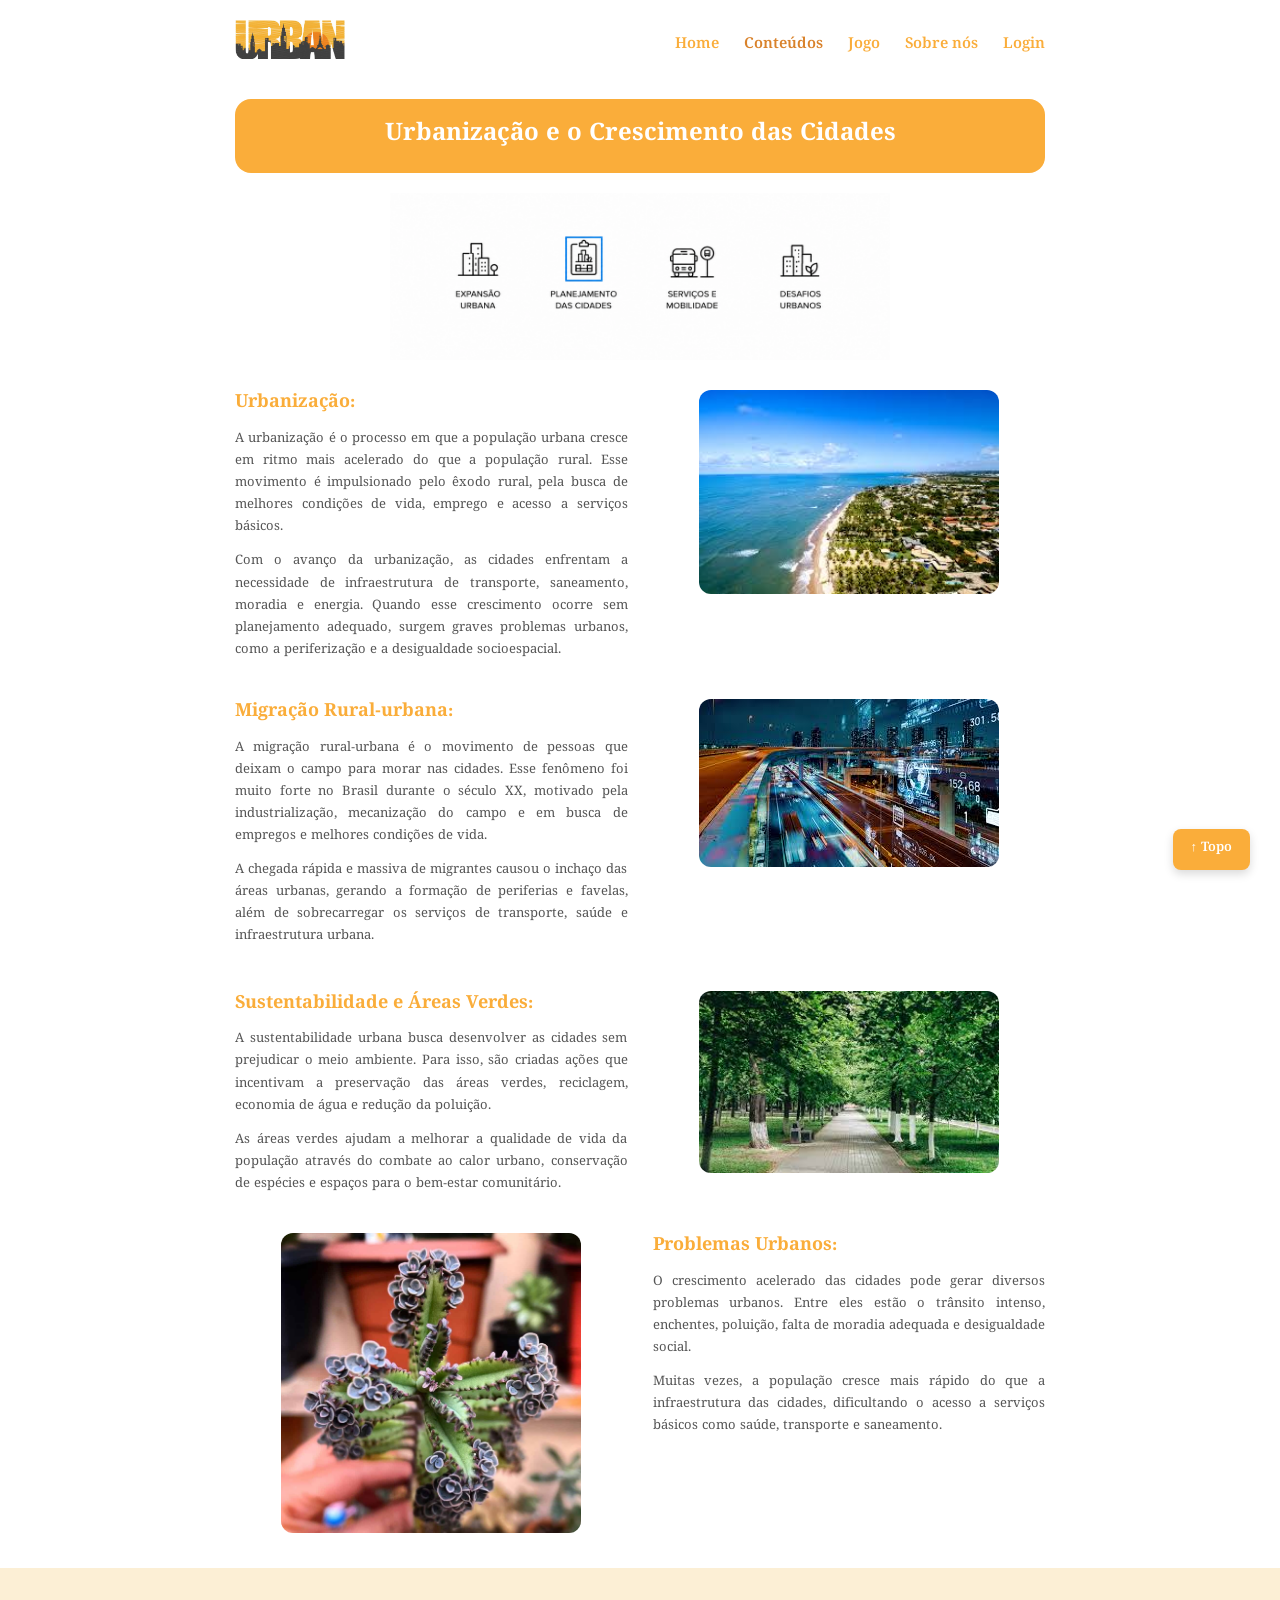
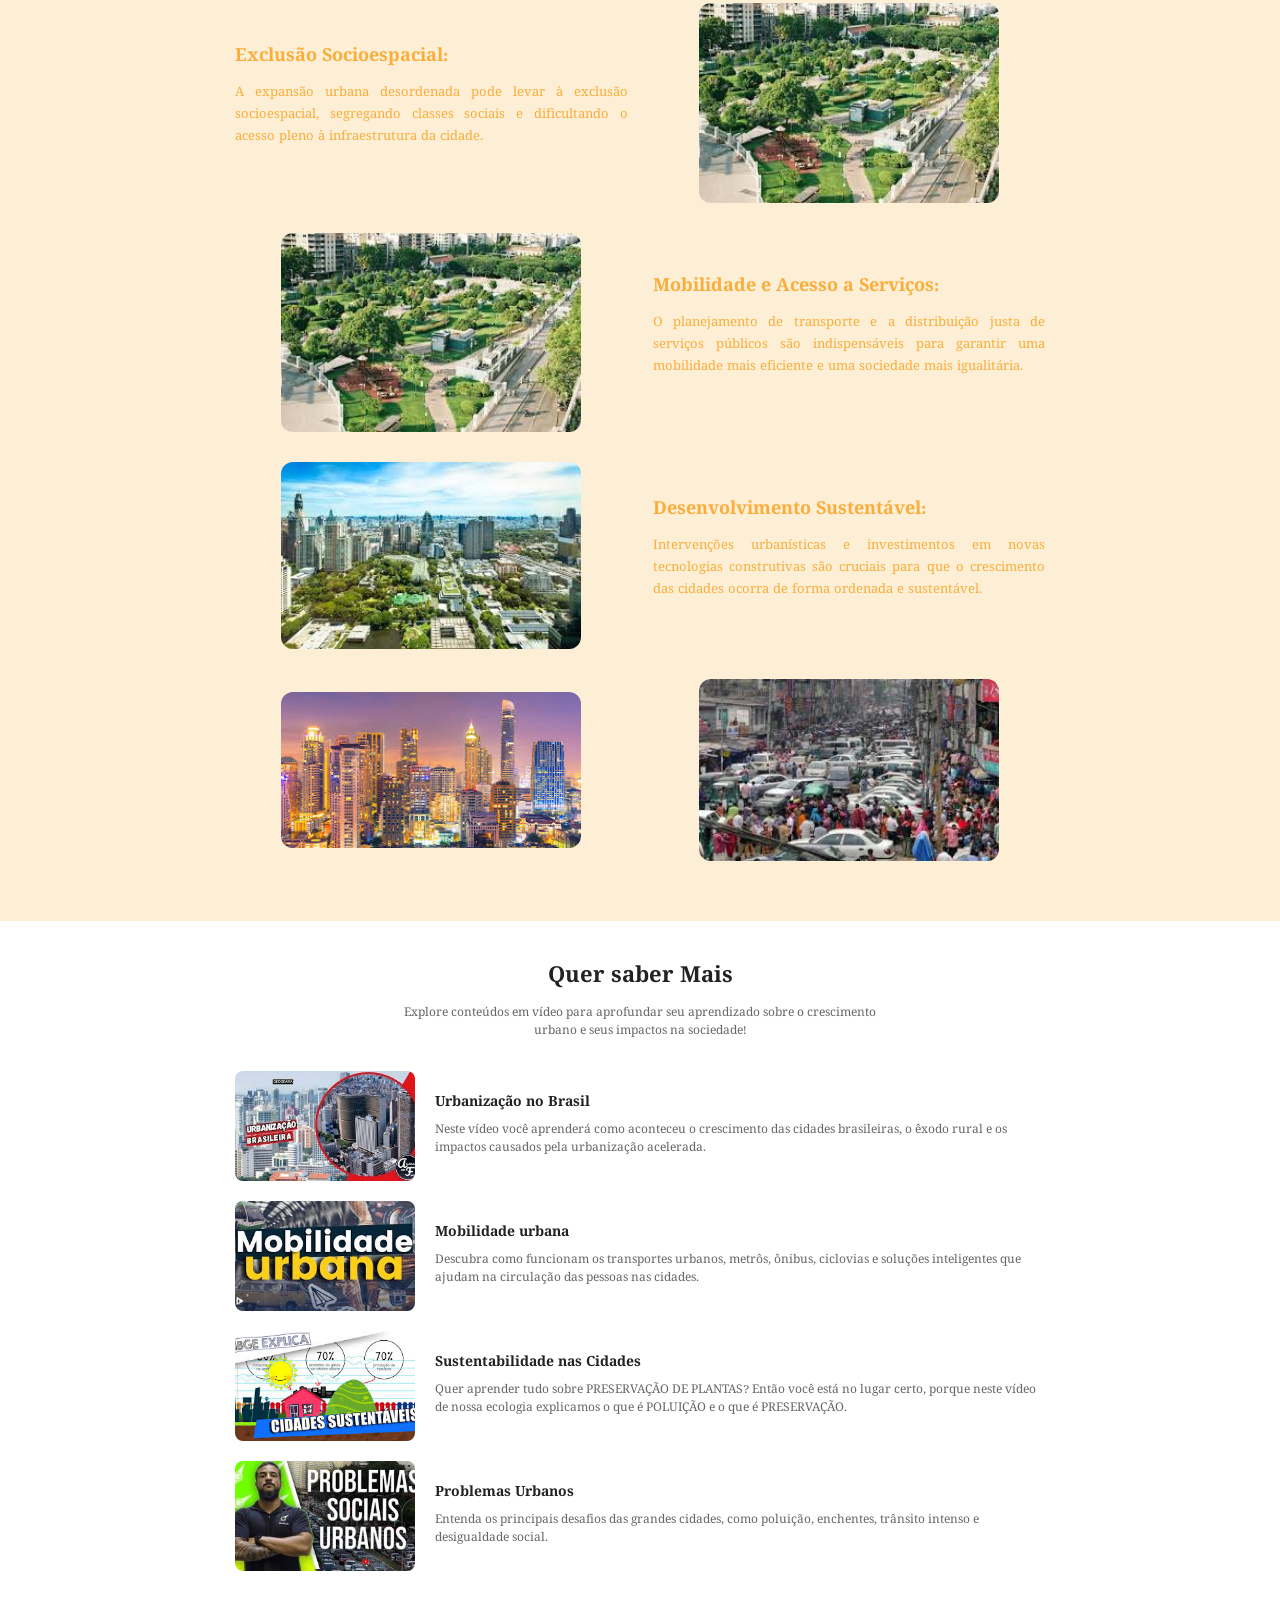
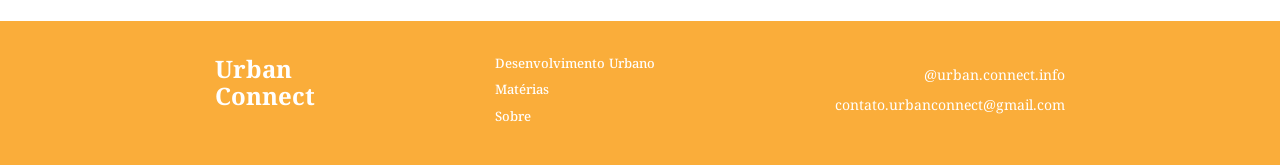
<file: u_c_c.html>
<!DOCTYPE html>
<html lang="pt-BR">
<head>
    <meta charset="UTF-8">
    <meta name="viewport" content="width=device-width, initial-scale=1.0">
    <title>Urbanização e o Crescimento das Cidades - Urban Connect</title>
    
    <link rel="preconnect" href="https://fonts.googleapis.com">
    <link rel="preconnect" href="https://fonts.gstatic.com" crossorigin>
    <link href="https://fonts.googleapis.com/css2?family=Noto+Serif+Telugu:wght@400;500;600;700&family=Noto+Serif:ital,wght@0,400;0,600;0,700;1,400&display=swap" rel="stylesheet">
    
    <link rel="stylesheet" href="u_c_c_.css">
</head>
<body>

    <header class="cabecalho-principal">
        <nav class="navegacao-menu">
            <a href="conteudo.html">
                <img src="./images/logo.png" alt="Logo Urban Connect" class="imagem-logo">
            </a>
            <div class="links-navegacao">
                <a href="conteudo.html">Home</a>
                <a href="conteudo.html" class="link-ativo">Conteúdos</a>
                <a href="#">Jogo</a>
                <a href="sobre.html">Sobre nós</a>
                <a href="index.html">Login</a>
            </div>
        </nav>
    </header>

    <section class="secao-banner-titulo">
        <div class="caixa-titulo-laranja">
            <h1>Urbanização e o Crescimento das Cidades</h1>
        </div>
    </section>

    <section class="secao-icones-topicos">
        <div class="container-centralizado">
            <img src="./images/topico03.png" alt="Tópicos sobre urbanização" class="imagem-icones-grupo">
        </div>
    </section>

    <main class="container-principal">

        <div class="linha-flex-conteudo espacamento-topo">
            <div class="coluna-texto">
                <h2 class="titulo-subtopico-escuro">Urbanização:</h2>
                <p>A urbanização é o processo em que a população urbana cresce em ritmo mais acelerado do que a população rural. Esse movimento é impulsionado pelo êxodo rural, pela busca de melhores condições de vida, emprego e acesso a serviços básicos.</p>
                <p>Com o avanço da urbanização, as cidades enfrentam a necessidade de infraestrutura de transporte, saneamento, moradia e energia. Quando esse crescimento ocorre sem planejamento adequado, surgem graves problemas urbanos, como a periferização e a desigualdade socioespacial.</p>
            </div>
            <div class="coluna-imagem">
                <img src="./images/cidade21.jpg" alt="Vista aérea costeira urbana" class="imagem-arredondada">
            </div>
        </div>

        <div class="linha-flex-conteudo">
            <div class="coluna-texto">
                <h2 class="titulo-subtopico-escuro">Migração Rural-urbana:</h2>
                <p>A migração rural-urbana é o movimento de pessoas que deixam o campo para morar nas cidades. Esse fenômeno foi muito forte no Brasil durante o século XX, motivado pela industrialização, mecanização do campo e em busca de empregos e melhores condições de vida.</p>
                <p>A chegada rápida e massiva de migrantes causou o inchaço das áreas urbanas, gerando a formação de periferias e favelas, além de sobrecarregar os serviços de transporte, saúde e infraestrutura urbana.</p>
            </div>
            <div class="coluna-imagem">
                <img src="./images/cidade22.jpg" alt="Centro urbano e vias de trânsito" class="imagem-arredondada">
            </div>
        </div>

        <div class="linha-flex-conteudo espacamento-topo">
            <div class="coluna-texto">
                <h2 class="titulo-subtopico-escuro">Sustentabilidade e Áreas Verdes:</h2>
                <p>A sustentabilidade urbana busca desenvolver as cidades sem prejudicar o meio ambiente. Para isso, são criadas ações que incentivam a preservação das áreas verdes, reciclagem, economia de água e redução da poluição.</p>
                <p>As áreas verdes ajudam a melhorar a qualidade de vida da população através do combate ao calor urbano, conservação de espécies e espaços para o bem-estar comunitário.</p>
            </div>
            <div class="coluna-imagem">
                <img src="./images/cidade23.jpg" alt="Área verde e parque urbano" class="imagem-arredondada">
            </div>
        </div>

        <div class="linha-flex-conteudo">
            <div class="coluna-imagem">
                <img src="./images/planta.png" alt="Impactos ambientais e plantas em ambiente urbano" class="imagem-arredondada">
            </div>
            <div class="coluna-texto">
                <h2 class="titulo-subtopico-escuro">Problemas Urbanos:</h2>
                <p>O crescimento acelerado das cidades pode gerar diversos problemas urbanos. Entre eles estão o trânsito intenso, enchentes, poluição, falta de moradia adequada e desigualdade social.</p>
                <p>Muitas vezes, a população cresce mais rápido do que a infraestrutura das cidades, dificultando o acesso a serviços básicos como saúde, transporte e saneamento.</p>
            </div>
        </div>

    </main>

    <!-- SEÇÃO FUNDO BEGE -->
    <section class="secao-fundo-bege">
        <div class="container-principal">
            
            <div class="linha-flex-conteudo alinhamento-centro">
                <div class="coluna-texto">
                    <h2 class="titulo-bege">Exclusão Socioespacial:</h2>
                    <p>A expansão urbana desordenada pode levar à exclusão socioespacial, segregando classes sociais e dificultando o acesso pleno à infraestrutura da cidade.</p>
                </div>
                <div class="coluna-imagem">
                    <img src="./images/cidade24.jpg" alt="Horizonte da cidade iluminado à noite" class="imagem-arredondada">
                </div>
            </div>

            <div class="linha-flex-conteudo alinhamento-centro espacamento-topo">
                <div class="coluna-imagem">
                    <img src="./images/cidade24.jpg" alt="Trânsito intenso e ocupação urbana" class="imagem-arredondada">
                </div>
                <div class="coluna-texto">
                    <h2 class="titulo-bege">Mobilidade e Acesso a Serviços:</h2>
                    <p>O planejamento de transporte e a distribuição justa de serviços públicos são indispensáveis para garantir uma mobilidade mais eficiente e uma sociedade mais igualitária.</p>
                </div>
            </div>

            <div class="linha-flex-conteudo alinhamento-centro espacamento-topo">
                <div class="coluna-imagem">
                    <img src="./images/cidade25.jpg" alt="Construção civil e desenvolvimento de prédios" class="imagem-arredondada">
                </div>
                <div class="coluna-texto">
                    <h2 class="titulo-bege">Desenvolvimento Sustentável:</h2>
                    <p>Intervenções urbanísticas e investimentos em novas tecnologias construtivas são cruciais para que o crescimento das cidades ocorra de forma ordenada e sustentável.</p>
                </div>
            </div>

            <div class="linha-flex-conteudo alinhamento-centro espacamento-topo">
                <div class="coluna-imagem">
                    <img src="./images/cidade26.jpg" alt="Vista aérea de bairro urbano" class="imagem-arredondada">
                </div>
                <div class="coluna-imagem">
                    <img src="./images/cidade27.jpg" alt="Transporte público e ônibus nas ruas" class="imagem-arredondada">
                </div>
            </div>

        </div>
    </section>

    <section class="container-principal secao-videoaulas espacamento-topo">
        <div class="cabecalho-central-videos">
            <h2>Quer saber Mais</h2>
            <p>Explore conteúdos em vídeo para aprofundar seu aprendizado sobre o crescimento urbano e seus impactos na sociedade!</p>
        </div>

        <div class="lista-videos-coluna">
            <article class="cartao-video-item">
                <div class="quadro-miniatura">
                    <img src="./images/video08.jpg" alt="Urbanização no Brasil">
                </div>
                <div class="descricao-video">
                    <h3>Urbanização no Brasil</h3>
                    <p>Neste vídeo você aprenderá como aconteceu o crescimento das cidades brasileiras, o êxodo rural e os impactos causados pela urbanização acelerada.</p>
                </div>
            </article>

            <article class="cartao-video-item">
                <div class="quadro-miniatura">
                    <img src="./images/video09.jpg" alt="Mobilidade urbana">
                </div>
                <div class="descricao-video">
                    <h3>Mobilidade urbana</h3>
                    <p>Descubra como funcionam os transportes urbanos, metrôs, ônibus, ciclovias e soluções inteligentes que ajudam na circulação das pessoas nas cidades.</p>
                </div>
            </article>

            <article class="cartao-video-item">
                <div class="quadro-miniatura">
                    <img src="./images/video10.jpg" alt="Sustentabilidade nas Cidades">
                </div>
                <div class="descricao-video">
                    <h3>Sustentabilidade nas Cidades</h3>
                    <p>Quer aprender tudo sobre PRESERVAÇÃO DE PLANTAS? Então você está no lugar certo, porque neste vídeo de nossa ecologia explicamos o que é POLUIÇÃO e o que é PRESERVAÇÃO.</p>
                </div>
            </article>

            <article class="cartao-video-item">
                <div class="quadro-miniatura">
                    <img src="./images/video11.jpg" alt="Problemas Sociais Urbanos">
                </div>
                <div class="descricao-video">
                    <h3>Problemas Urbanos</h3>
                    <p>Entenda os principais desafios das grandes cidades, como poluição, enchentes, trânsito intenso e desigualdade social.</p>
                </div>
            </article>
        </div>
    </section>

    <a href="#" class="botao-topo" title="Voltar ao topo">↑ Topo</a>

    <footer class="rodape-site">
        <div class="conteudo-rodape">
            <div class="coluna-marca">
                <h2>Urban<br>Connect</h2>
            </div>
            <div class="coluna-links">
                <a href="dj_urbano.html">Desenvolvimento Urbano</a>
                <a href="conteudo.html">Matérias</a>
                <a href="sobre.html">Sobre</a>
            </div>
            <div class="coluna-contato">
                <p>@urban.connect.info</p>
                <p>contato.urbanconnect@gmail.com</p>
            </div>
        </div>
    </footer>

</body>
</html>
</file>
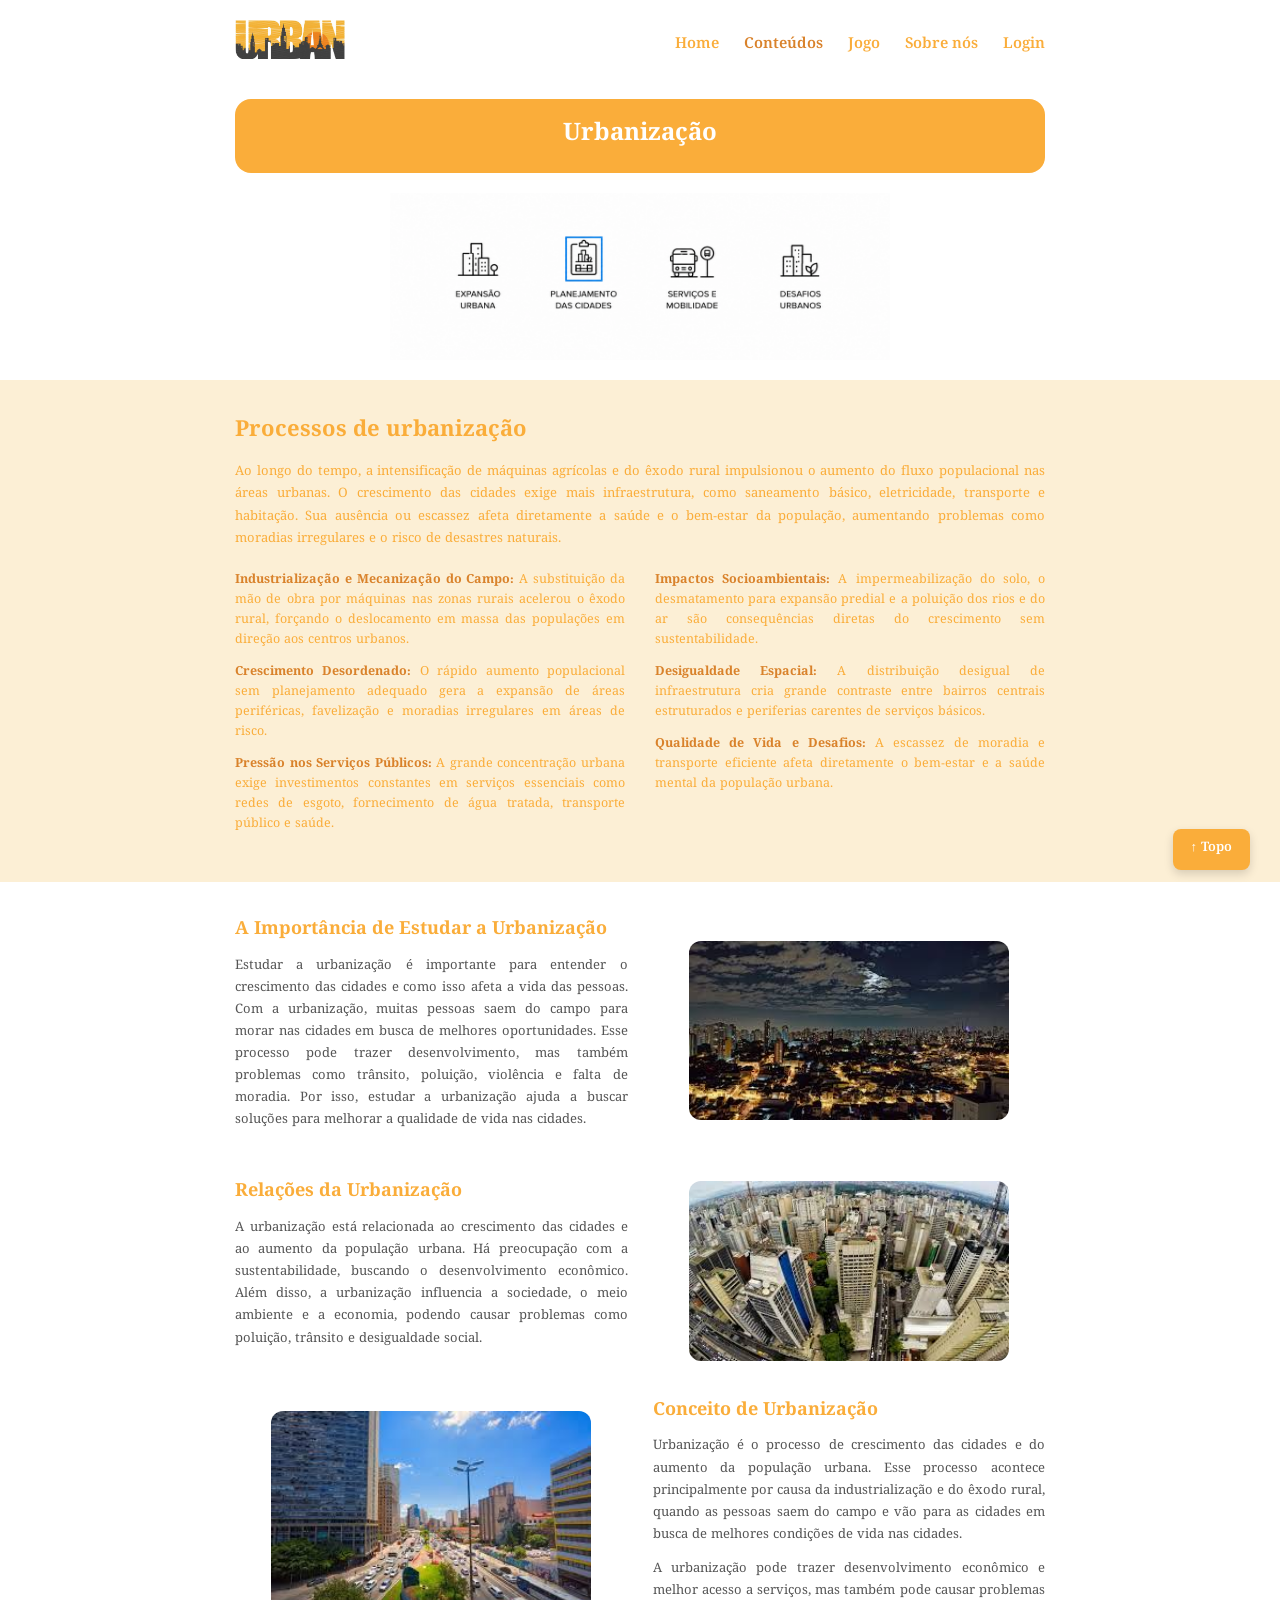
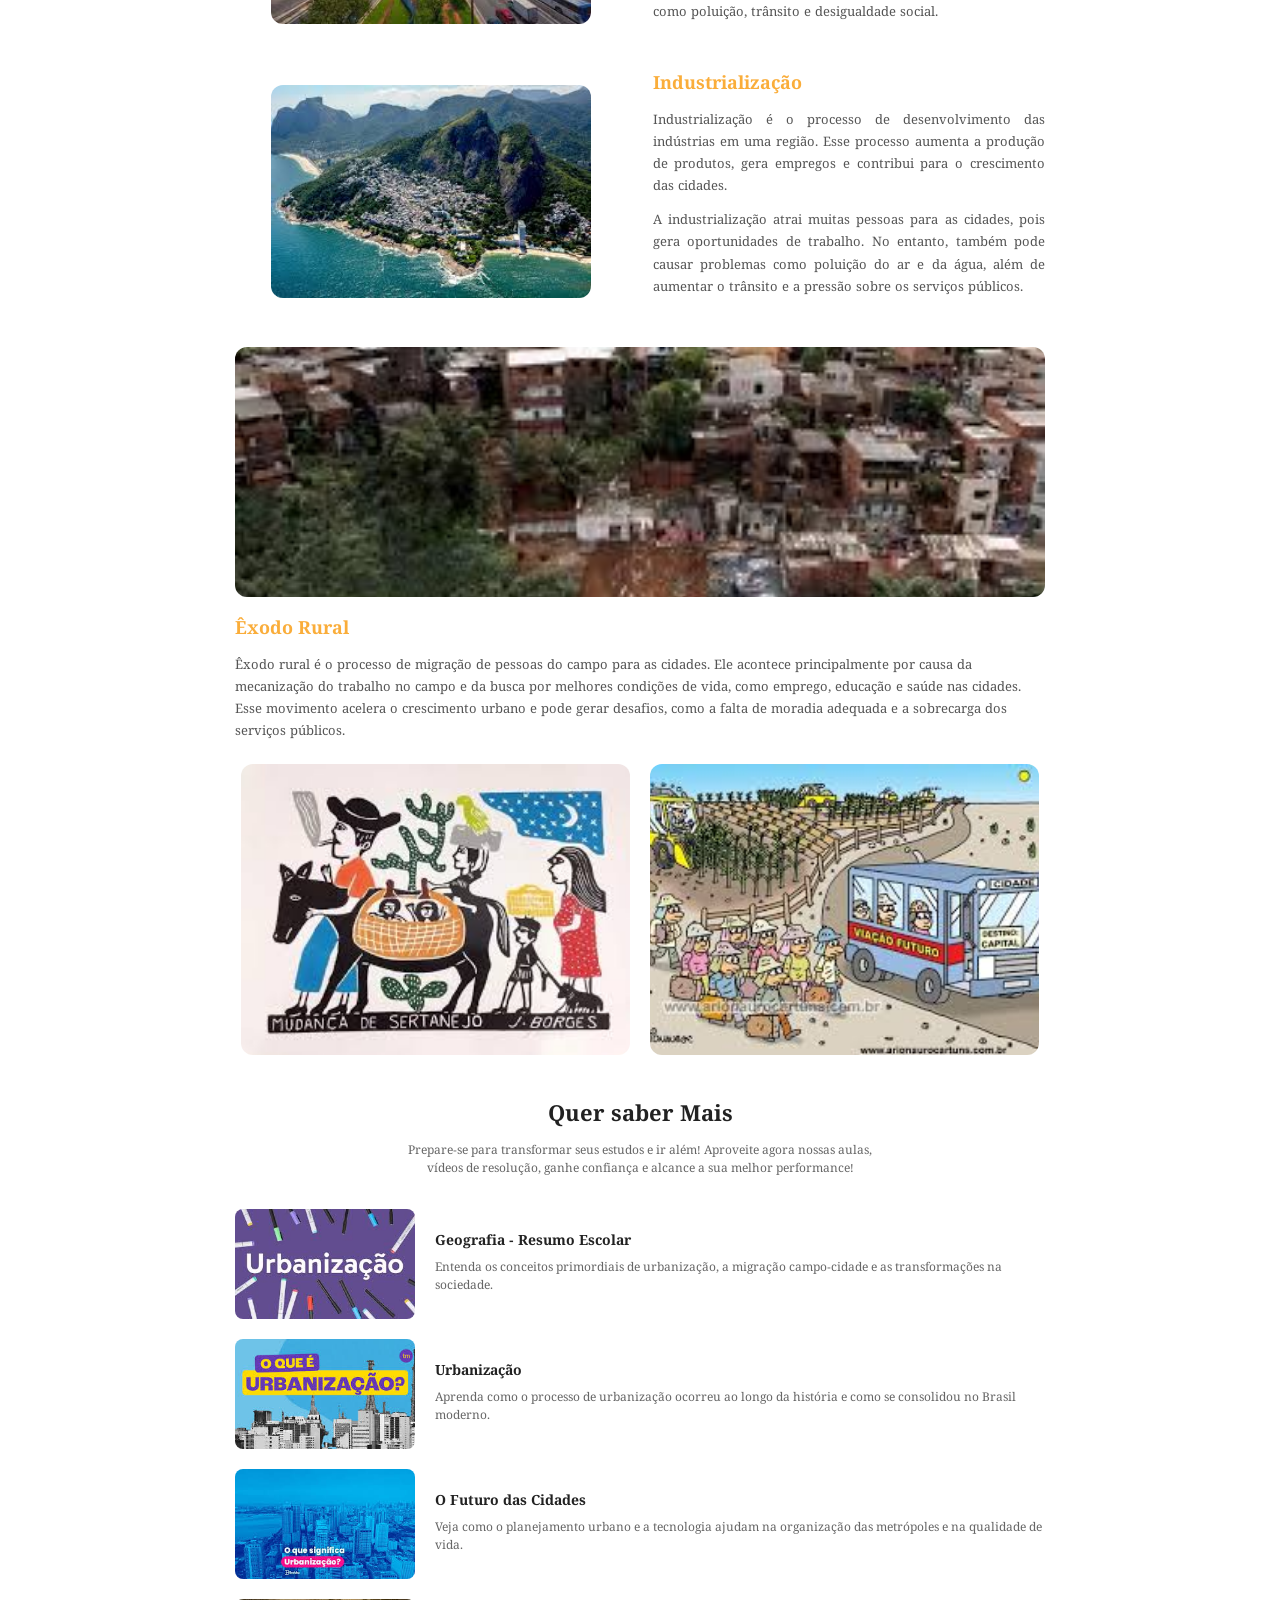
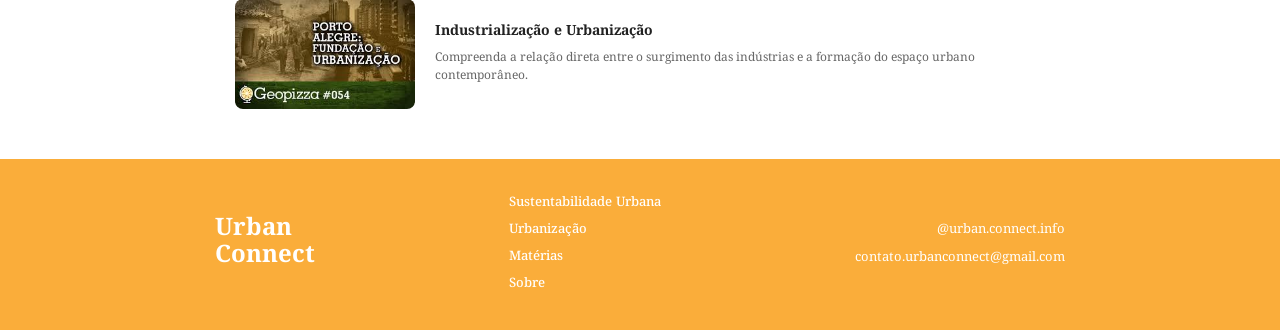
<file: urbano.html>
<!DOCTYPE html>
<html lang="pt-BR">
<head>
    <meta charset="UTF-8">
    <meta name="viewport" content="width=device-width, initial-scale=1.0">
    <title>Urbanização - Urban Connect</title>
    
    <link rel="preconnect" href="https://fonts.googleapis.com">
    <link rel="preconnect" href="https://fonts.gstatic.com" crossorigin>
    <link href="https://fonts.googleapis.com/css2?family=Noto+Serif+Telugu:wght@400;500;600;700&family=Noto+Serif:ital,wght@0,400;0,600;0,700;1,400&display=swap" rel="stylesheet">
    
    <link rel="stylesheet" href="urbano.css">
</head>
<body>

    <!-- HEADER / NAVEGAÇÃO -->
    <header class="cabecalho-principal">
        <nav class="navegacao-menu">
            <a href="conteudo.html">
                <img src="./images/logo.png" alt="Logo Urban Connect" class="imagem-logo">
            </a>
            <div class="links-navegacao">
                <a href="conteudo.html">Home</a>
                <a href="conteudo.html" class="link-ativo">Conteúdos</a>
                <a href="#">Jogo</a>
                <a href="sobre.html">Sobre nós</a>
                <a href="index.html">Login</a>
            </div>
        </nav>
    </header>

    <!-- BANNER TÍTULO PRINCIPAL -->
    <section class="secao-banner-titulo">
        <div class="caixa-titulo-laranja">
            <h1>Urbanização</h1>
        </div>
    </section>

    <!-- ÍCONES DOS TÓPICOS -->
    <section class="secao-icones-topicos">
        <div class="container-centralizado">
            <img src="./images/topico03.png" alt="Tópicos sobre urbanização" class="imagem-icones-grupo">
        </div>
    </section>

    <!-- PRIMEIRA SEÇÃO DE FUNDO BEGE / AMARELO (PROCESSOS DE URBANIZAÇÃO) -->
    <section class="secao-fundo-bege">
        <div class="container-principal">
            <h2 class="titulo-bege-destaque">Processos de urbanização</h2>
            
            <p class="texto-bege-introducao">
                Ao longo do tempo, a intensificação de máquinas agrícolas e do êxodo rural impulsionou o aumento do fluxo populacional nas áreas urbanas. O crescimento das cidades exige mais infraestrutura, como saneamento básico, eletricidade, transporte e habitação. Sua ausência ou escassez afeta diretamente a saúde e o bem-estar da população, aumentando problemas como moradias irregulares e o risco de desastres naturais.
            </p>

            <div class="grade-processos-bege">
                <div class="coluna-processo">
                    <ul class="lista-processos">
                        <li>
                            <strong>Industrialização e Mecanização do Campo:</strong> A substituição da mão de obra por máquinas nas zonas rurais acelerou o êxodo rural, forçando o deslocamento em massa das populações em direção aos centros urbanos.
                        </li>
                        <li>
                            <strong>Crescimento Desordenado:</strong> O rápido aumento populacional sem planejamento adequado gera a expansão de áreas periféricas, favelização e moradias irregulares em áreas de risco.
                        </li>
                        <li>
                            <strong>Pressão nos Serviços Públicos:</strong> A grande concentração urbana exige investimentos constantes em serviços essenciais como redes de esgoto, fornecimento de água tratada, transporte público e saúde.
                        </li>
                    </ul>
                </div>

                <div class="coluna-processo">
                    <ul class="lista-processos">
                        <li>
                            <strong>Impactos Socioambientais:</strong> A impermeabilização do solo, o desmatamento para expansão predial e a poluição dos rios e do ar são consequências diretas do crescimento sem sustentabilidade.
                        </li>
                        <li>
                            <strong>Desigualdade Espacial:</strong> A distribuição desigual de infraestrutura cria grande contraste entre bairros centrais estruturados e periferias carentes de serviços básicos.
                        </li>
                        <li>
                            <strong>Qualidade de Vida e Desafios:</strong> A escassez de moradia e transporte eficiente afeta diretamente o bem-estar e a saúde mental da população urbana.
                        </li>
                    </ul>
                </div>
            </div>
        </div>
    </section>

    <!-- CONTEÚDO PRINCIPAL DA PÁGINA (FUNDO BRANCO) -->
    <main class="container-principal">

        <!-- BLOCO 1: IMPORTÂNCIA DE ESTUDAR A URBANIZAÇÃO -->
        <div class="linha-flex-conteudo alinhamento-centro espacamento-topo">
            <div class="coluna-texto">
                <h2 class="titulo-secao">A Importância de Estudar a Urbanização</h2>
                <p>Estudar a urbanização é importante para entender o crescimento das cidades e como isso afeta a vida das pessoas. Com a urbanização, muitas pessoas saem do campo para morar nas cidades em busca de melhores oportunidades. Esse processo pode trazer desenvolvimento, mas também problemas como trânsito, poluição, violência e falta de moradia. Por isso, estudar a urbanização ajuda a buscar soluções para melhorar a qualidade de vida nas cidades.</p>
            </div>
            <div class="coluna-imagem">
                <img src="./images/cidade31.jpg" alt="Cidade Iluminada à noite" class="imagem-arredondada">
            </div>
        </div>

        <!-- BLOCO 2: RELAÇÕES DA URBANIZAÇÃO -->
        <div class="linha-flex-conteudo alinhamento-centro espacamento-topo">
            <div class="coluna-texto">
                <h2 class="titulo-secao">Relações da Urbanização</h2>
                <p>A urbanização está relacionada ao crescimento das cidades e ao aumento da população urbana. Há preocupação com a sustentabilidade, buscando o desenvolvimento econômico. Além disso, a urbanização influencia a sociedade, o meio ambiente e a economia, podendo causar problemas como poluição, trânsito e desigualdade social.</p>
            </div>
            <div class="coluna-imagem">
                <img src="./images/cidade32.jpg" alt="Vista aérea de prédios urbanos" class="imagem-arredondada">
            </div>
        </div>

        <!-- BLOCO 3: CONCEITO DE URBANIZAÇÃO -->
        <div class="linha-flex-conteudo alinhamento-centro espacamento-topo">
            <div class="coluna-imagem">
                <img src="./images/cidade33.jpg" alt="Rua movimentada da cidade" class="imagem-arredondada">
            </div>
            <div class="coluna-texto">
                <h2 class="titulo-secao">Conceito de Urbanização</h2>
                <p>Urbanização é o processo de crescimento das cidades e do aumento da população urbana. Esse processo acontece principalmente por causa da industrialização e do êxodo rural, quando as pessoas saem do campo e vão para as cidades em busca de melhores condições de vida nas cidades.</p>
                <p>A urbanização pode trazer desenvolvimento econômico e melhor acesso a serviços, mas também pode causar problemas como poluição, trânsito e desigualdade social.</p>
            </div>
        </div>

        <!-- BLOCO 4: INDUSTRIALIZAÇÃO -->
        <div class="linha-flex-conteudo alinhamento-centro espacamento-topo">
            <div class="coluna-imagem">
                <img src="./images/cidade34.jpg" alt="Comunidade urbana em morro" class="imagem-arredondada">
            </div>
            <div class="coluna-texto">
                <h2 class="titulo-secao">Industrialização</h2>
                <p>Industrialização é o processo de desenvolvimento das indústrias em uma região. Esse processo aumenta a produção de produtos, gera empregos e contribui para o crescimento das cidades.</p>
                <p>A industrialização atrai muitas pessoas para as cidades, pois gera oportunidades de trabalho. No entanto, também pode causar problemas como poluição do ar e da água, além de aumentar o trânsito e a pressão sobre os serviços públicos.</p>
            </div>
        </div>

        <!-- BLOCO 5: ÊXODO RURAL -->
        <section class="bloco-exodo-rural espacamento-topo">
            <div class="imagem-banner-exodo">
                <img src="./images/cidade35.jpg" alt="Panorama urbano com moradias" class="imagem-arredondada-larga">
            </div>
            
            <div class="texto-exodo-detalhes espacamento-topo-pequeno">
                <h2 class="titulo-secao">Êxodo Rural</h2>
                <p>Êxodo rural é o processo de migração de pessoas do campo para as cidades. Ele acontece principalmente por causa da mecanização do trabalho no campo e da busca por melhores condições de vida, como emprego, educação e saúde nas cidades.</p>
                <p>Esse movimento acelera o crescimento urbano e pode gerar desafios, como a falta de moradia adequada e a sobrecarga dos serviços públicos.</p>
            </div>

            <div class="galeria-duas-imagens espacamento-topo-pequeno">
                <img src="./images/desenho.jpg" alt="Ilustração sobre êxodo rural" class="imagem-arredondada">
                <img src="./images/desenho02.jpg" alt="Infraestrutura e saneamento básico" class="imagem-arredondada">
            </div>
        </section>

    </main>

    <!-- SEÇÃO VÍDEOS / QUER SABER MAIS -->
    <section class="container-principal secao-videoaulas espacamento-topo">
        <div class="cabecalho-central-videos">
            <h2>Quer saber Mais</h2>
            <p>Prepare-se para transformar seus estudos e ir além! Aproveite agora nossas aulas, vídeos de resolução, ganhe confiança e alcance a sua melhor performance!</p>
        </div>

        <div class="lista-videos-coluna">
            <article class="cartao-video-item">
                <div class="quadro-miniatura">
                    <img src="./images/video16.jpg" alt="Geografia - Urbanização e Resumo Escolar">
                </div>
                <div class="descricao-video">
                    <h3>Geografia - Resumo Escolar</h3>
                    <p>Entenda os conceitos primordiais de urbanização, a migração campo-cidade e as transformações na sociedade.</p>
                </div>
            </article>

            <article class="cartao-video-item">
                <div class="quadro-miniatura">
                    <img src="./images/video17.jpg" alt="O que é Urbanização">
                </div>
                <div class="descricao-video">
                    <h3>Urbanização</h3>
                    <p>Aprenda como o processo de urbanização ocorreu ao longo da história e como se consolidou no Brasil moderno.</p>
                </div>
            </article>

            <article class="cartao-video-item">
                <div class="quadro-miniatura">
                    <img src="./images/video18.jpg" alt="O Futuro das Cidades">
                </div>
                <div class="descricao-video">
                    <h3>O Futuro das Cidades</h3>
                    <p>Veja como o planejamento urbano e a tecnologia ajudam na organização das metrópoles e na qualidade de vida.</p>
                </div>
            </article>

            <article class="cartao-video-item">
                <div class="quadro-miniatura">
                    <img src="./images/video19.jpg" alt="Industrialização e Urbanização">
                </div>
                <div class="descricao-video">
                    <h3>Industrialização e Urbanização</h3>
                    <p>Compreenda a relação direta entre o surgimento das indústrias e a formação do espaço urbano contemporâneo.</p>
                </div>
            </article>
        </div>
    </section>

    <!-- BOTÃO VOLTAR AO TOPO -->
    <a href="#" class="botao-topo" title="Voltar ao topo">↑ Topo</a>

    <!-- RODAPÉ -->
    <footer class="rodape-site">
        <div class="conteudo-rodape">
            <div class="coluna-marca">
                <h2>Urban<br>Connect</h2>
            </div>
            <div class="coluna-links">
                <a href="sustentabilidade_urbana.html">Sustentabilidade Urbana</a>
                <a href="urbanizacao.html">Urbanização</a>
                <a href="conteudo.html">Matérias</a>
                <a href="sobre.html">Sobre</a>
            </div>
            <div class="coluna-contato">
                <p>@urban.connect.info</p>
                <p>contato.urbanconnect@gmail.com</p>
            </div>
        </div>
    </footer>

</body>
</html>
</file>
<file: style.css>
* {
    margin: 0;
    padding: 0;
    box-sizing: border-box;
}

body {
    width: 100%;
    height: 100vh;
    font-family: Arial, sans-serif;
    overflow: hidden;
}




.container {
    width: 100%;
    height: 100vh;
    display: flex;
}




.login {
    width: 50%;
    height: 100vh;
    background-color: #ffffff;

    display: flex;
    align-items: center;
    justify-content: center;
}




.login-conteudo {
    width: 75%;
    max-width: 620px;
}




.logo {
    width: 170px;
    height: auto;
    display: block;
    margin-bottom: 40px;
}




h1 {
    font-size: 34px;
    color: #111111;
    margin-bottom: 45px;
}




form {
    width: 100%;
    display: flex;
    flex-direction: column;
}




input {
    width: 100%;
    height: 75px;

    padding: 0 30px;
    margin-bottom: 25px;

    border: 1px solid #888888;
    border-radius: 8px;
    outline: none;

    font-size: 20px;
    color: #333333;
}

input::placeholder {
    color: #777777;
}

input:focus {
    border-color: #ffad32;
}




.esqueci {
    align-self: flex-end;

    margin-top: -5px;
    margin-bottom: 45px;

    color: #666666;
    font-size: 18px;
    font-weight: bold;

    text-decoration: none;
}




.btn-login {
    width: 100%;
    height: 75px;

    display: flex;
    align-items: center;
    justify-content: center;

    border-radius: 8px;
    background-color: #ffad32;
    color: white;

    font-size: 24px;
    font-weight: bold;
    text-decoration: none;

    cursor: pointer;
    transition: background-color 0.2s ease;
}

.btn-login:hover {
    background-color: #f39b20;
}



.cadastro-link {
    width: 55%;

    margin: 70px auto 0;

    display: flex;
    align-items: center;
    justify-content: center;

    gap: 30px;
}

.cadastro-link span {
    flex: 1;
    height: 2px;
    background-color: #ffad32;
}

.cadastro-link a {
    color: #666666;

    font-size: 18px;
    font-weight: bold;

    text-decoration: none;
    white-space: nowrap;
}




.imagem {
    width: 50%;
    height: 100vh;

    background-color: #111111;

    overflow: hidden;
}




.imagem img {
    width: 100%;
    height: 100%;

    object-fit: cover;
    object-position: center;

    display: block;

    border-radius: 0;
}



@media (max-width: 900px) {
    .login-conteudo {
        width: 80%;
    }

    .logo {
        width: 130px;
    }

    h1 {
        font-size: 28px;
    }

    input {
        height: 60px;
        font-size: 16px;
    }

    .btn-login {
        height: 60px;
        font-size: 20px;
    }

    .cadastro-link {
        width: 70%;
    }
}

@media (max-width: 700px) {
    .container {
        flex-direction: column;
    }

    .login {
        width: 100%;
        height: 100vh;
    }

    .imagem {
        display: none;
    }

    .login-conteudo {
        width: 80%;
    }
}
</file>
<file: cadastrar.css>
* {
    margin: 0;
    padding: 0;
    box-sizing: border-box;
}

body {
    width: 100%;
    height: 100vh;
    font-family: Arial, sans-serif;
    overflow: hidden;
    background-color: #f9f9f9;
}



.container {
    width: 100%;
    height: 100vh;
    display: flex;
}




.login {
    width: 50%;
    height: 100vh;
    background-color: #f9f9f9;

    display: flex;
    flex-direction: column;
    justify-content: space-between;
    padding: 40px 60px;
}




.login-conteudo {
    width: 100%;
    max-width: 420px;
    margin: auto 0;
}




.logo {
    width: 110px;
    height: auto;
    display: block;
}




h1 {
    font-size: 20px;
    font-weight: bold;
    color: #111111;
    margin-bottom: 25px;
}



form {
    width: 100%;
    display: flex;
    flex-direction: column;
    gap: 16px;
}


input {
    width: 100%;
    height: 52px;

    padding: 0 16px;

    border: 1px solid #dcdcdc;
    border-radius: 4px;
    outline: none;

    font-size: 14px;
    color: #333333;
    background-color: #ffffff;
}

input::placeholder {
    color: #aaaaaa;
    font-size: 13px;
}

input:focus {
    border-color: #f3a638;
}




button {
    width: 100%;
    height: 52px;
    margin-top: 8px;

    border: none;
    border-radius: 4px;

    background-color: #fcae3b;
    color: white;

    font-size: 16px;
    font-weight: bold;

    cursor: pointer;
    transition: background-color 0.2s ease;
}

button:hover {
    background-color: #e59b2d;
}




.cadastro-link {
    width: 100%;

    margin-top: 25px;

    display: flex;
    align-items: center;
    justify-content: center;

    gap: 15px;
}

.cadastro-link span {
    flex: 1;
    height: 2px;
    background-color: #fcae3b;
}

.cadastro-link a {
    color: #333333;

    font-size: 13px;
    font-weight: bold;

    text-decoration: none;
    white-space: nowrap;
}




.imagem {
    width: 50%;
    height: 100vh;

    background-color: #000000;

    overflow: hidden;
}




.imagem img {
    width: 100%;
    height: 100%;

    object-fit: cover;
    object-position: center;

    display: block;

    /* MANTÉM A IMAGEM TOTALMENTE RETANGULAR */
    border-radius: 0;
}


@media (max-width: 900px) {

    .login {
        padding: 30px;
    }

    .login-conteudo {
        max-width: 100%;
    }

    .logo {
        width: 90px;
    }

    h1 {
        font-size: 18px;
    }

    input, button {
        height: 48px;
    }
}



@media (max-width: 700px) {

    .container {
        flex-direction: column;
    }

    .login {
        width: 100%;
        height: 100vh;
        padding: 24px;
    }

    .imagem {
        display: none;
    }
}
</file>
<file: carrosel.css>
* {
    margin: 0;
    padding: 0;
    box-sizing: border-box;
}

body {
    width: 100%;
    font-family: Arial, sans-serif;
    background-color: #FAAD3A;
}

.cabecalho {
    width: 100%;
    background-color: #ffffff;
}

.menu-navegacao {
    max-width: 1200px;
    margin: 0 auto;
    padding: 20px 40px;
    display: flex;
    align-items: center;
    justify-content: space-between;
}

.imagem-logo {
    width: 110px;
    height: auto;
}

.links-menu {
    display: flex;
    gap: 25px;
}

.links-menu a {
    color: #FAAD3A;
    text-decoration: none;
    font-size: 15px;
    font-weight: bold;
}

.links-menu a.ativo {
    color: #D9822B;
}

.secao-carrossel {
    background-color: #FAAD3A;
    padding: 40px 20px 80px 20px;
}

.cabecalho-principal {
    max-width: 1100px;
    margin: 0 auto 30px auto;
}

.cabecalho-principal h1 {
    font-size: 38px;
    color: #ffffff;
    font-weight: 800;
    margin-bottom: 12px;
}

.cabecalho-principal p {
    font-size: 15px;
    color: #ffffff;
    max-width: 550px;
    line-height: 1.4;
}

.container-carrossel {
    position: relative;
    max-width: 1100px;
    margin: 0 auto;
}

.trilho-carrossel {
    display: flex;
    gap: 20px;
    overflow-x: auto;
    scroll-behavior: smooth;
    padding: 25px 10px;
    cursor: grab;
    scrollbar-width: none;
}

.trilho-carrossel::-webkit-scrollbar {
    display: none;
}

.trilho-carrossel:active {
    cursor: grabbing;
}

.cartao-item {
    flex: 0 0 220px;
    background-color: #ffffff;
    border-radius: 20px;
    padding: 12px;
    text-align: center;
    box-shadow: 0 6px 15px rgba(0, 0, 0, 0.1);
    user-select: none;
    transition: transform 0.3s ease, box-shadow 0.3s ease;
    text-decoration: none;
    color: inherit;
    display: block;
}

.cartao-item:hover {
    transform: translateY(-10px) scale(1.08);
    box-shadow: 0 12px 25px rgba(0, 0, 0, 0.2);
}

.caixa-imagem {
    width: 100%;
    height: 140px;
    border-radius: 14px;
    overflow: hidden;
    background-color: #f0f0f0;
}

.caixa-imagem img {
    width: 100%;
    height: 100%;
    object-fit: cover;
    display: block;
    pointer-events: none;
}

.cartao-item h3 {
    font-size: 13px;
    color: #222222;
    margin-top: 14px;
    margin-bottom: 6px;
    font-weight: 700;
    line-height: 1.3;
}

.botao-carrossel {
    position: absolute;
    top: 50%;
    transform: translateY(-50%);
    width: 42px;
    height: 42px;
    border-radius: 50%;
    background-color: #FAAD3A;
    border: 2px solid #ffffff;
    color: #ffffff;
    font-size: 16px;
    cursor: pointer;
    z-index: 10;
    display: flex;
    align-items: center;
    justify-content: center;
    box-shadow: 0 4px 10px rgba(0, 0, 0, 0.15);
    transition: background-color 0.2s, transform 0.2s;
}

.botao-carrossel:hover {
    background-color: #D9822B;
    transform: translateY(-50%) scale(1.1);
}

.botao-carrossel.anterior { left: -20px; }
.botao-carrossel.proximo { right: -20px; }

@media (max-width: 768px) {
    .cabecalho-principal h1 {
        font-size: 28px;
    }
    
    .botao-carrossel.anterior { left: 0; }
    .botao-carrossel.proximo { right: 0; }
}
</file>
<file: conteudo.css>
* {
    margin: 0;
    padding: 0;
    box-sizing: border-box;
}

body {
    width: 100%;
    font-family: Arial, sans-serif;
    background-color: #ffffff;
}

.hero-section {
    background-color: #ffffff;
    width: 100%;
}

.navbar {
    width: 100%;
    max-width: 1200px;
    margin: 0 auto;
    padding: 20px 40px;
    display: flex;
    align-items: center;
    justify-content: space-between;
}

.nav-logo {
    width: 110px;
    height: auto;
}

.navbar nav {
    display: flex;
    gap: 25px;
}

.navbar nav a {
    color: #FAAD3A;
    text-decoration: none;
    font-size: 15px;
    font-weight: bold;
}

.hero-content {
    max-width: 1200px;
    margin: 30px auto;
    padding: 0 40px;
}

.hero-content h1 {
    font-size: 42px;
    font-weight: 800;
    color: #111111;
    line-height: 1.15;
}

.hero-content h1 span {
    color: #FAAD3A;
}

.hero-content p {
    margin: 15px 0 25px;
    color: #555555;
    font-size: 15px;
    line-height: 1.4;
}

.btn-veja-mais {
    display: inline-block;
    padding: 10px 28px;
    background-color: #111111;
    color: #ffffff;
    font-size: 14px;
    font-weight: bold;
    border-radius: 20px;
    text-decoration: none;
}

.hero-image {
    width: 100%;
    height: 260px;
    overflow: hidden;
}

.hero-image img {
    width: 100%;
    height: 100%;
    object-fit: cover;
    object-position: bottom;
    display: block;
}



.main-yellow-section {
    background-color: #FAAD3A;
    padding: 50px 20px 70px 20px;
}

.quote-box {
    text-align: center;
    margin-bottom: 50px;
}

.quote-box h2 {
    color: #ffffff;
    font-size: 26px;
    font-weight: 700;
    line-height: 1.3;
}


.cards-container {
    max-width: 1100px;
    margin: 0 auto;
    text-align: left;
}

.section-subtitle {
    color: #D9822B;
    font-size: 24px;
    font-weight: 800;
    display: block;
}

.section-description {
    color: #D9822B;
    font-size: 14px;
    font-weight: 600;
    margin: 8px 0 30px 0;
    max-width: 750px;
    line-height: 1.4;
}

.cards-grid {
    display: grid;
    grid-template-columns: repeat(4, 1fr);
    gap: 20px;
    margin-bottom: 50px;
}

.card {
    background-color: #ffffff;
    padding: 25px 15px;
    border-radius: 12px;
    text-align: center;
    box-shadow: 0 4px 10px rgba(0, 0, 0, 0.08);
}

.card img {
    width: 45px;
    height: 45px;
    margin-bottom: 12px;
    object-fit: contain;
}

.card h3 {
    font-size: 16px;
    color: #111111;
    font-weight: 700;
    margin-bottom: 8px;
}

.card p {
    font-size: 12px;
    color: #555555;
    line-height: 1.4;
}



.gallery-container {
    max-width: 1100px;
    margin: 0 auto;
    text-align: left;
}

.gallery-container h3 {
    font-size: 24px;
    color: #D9822B;
    font-weight: 800;
}

.gallery-container p {
    font-size: 14px;
    color: #D9822B;
    font-weight: 600;
    margin: 5px 0 25px 0;
}

.circles-grid {
    display: flex;
    justify-content: space-between;
    align-items: center;
    gap: 15px;
    flex-wrap: wrap;
}

.circle-item {
    width: 130px;
    height: 130px;
    border-radius: 50%;
    border: 6px solid #E39337;
    overflow: hidden;
    background-color: #ffffff;
    box-shadow: 0 4px 10px rgba(0, 0, 0, 0.15);
}

.circle-item img {
    width: 100%;
    height: 100%;
    object-fit: cover;
    display: block;
}


.footer-section {
    width: 100%;
    background-color: #ffffff;
    padding: 50px 20px;
    border-top: 1px solid #f0f0f0;
}

.footer-container {
    max-width: 1100px;
    margin: 0 auto;
    display: flex;
    align-items: center;
    justify-content: space-between;
    gap: 20px;
}

/* Logo à esquerda */
.footer-logo img {
    max-width: 240px;
    width: 100%;
    height: auto;
    display: block;
}

/* Links ao centro */
.footer-nav {
    display: flex;
    flex-direction: column;
    gap: 12px;
}

.footer-nav a {
    color: #FAAD3A;
    font-size: 18px;
    font-weight: 700;
    text-decoration: none;
    transition: opacity 0.2s, color 0.2s;
}

.footer-nav a:hover {
    color: #D9822B;
    opacity: 0.9;
}

/* QR Code à direita */
.footer-qr img {
    width: 130px;
    height: auto;
    display: block;
    object-fit: contain;
}



@media (max-width: 900px) {
    .cards-grid {
        grid-template-columns: repeat(2, 1fr);
    }

    .circles-grid {
        justify-content: center;
    }
}

@media (max-width: 768px) {
    .footer-container {
        flex-direction: column;
        gap: 30px;
        text-align: center;
    }

    .footer-nav {
        align-items: center;
    }
}

@media (max-width: 600px) {
    .cards-grid {
        grid-template-columns: 1fr;
    }
}
</file>
<file: d_urbano.css>
* {
    margin: 0;
    padding: 0;
    box-sizing: border-box;
}

body {
    width: 100%;
    font-family: Arial, sans-serif;
    background-color: #ffffff;
}


.cabecalho {
    width: 100%;
    background-color: #ffffff;
}

.menu-navegacao {
    max-width: 850px;
    margin: 0 auto;
    padding: 20px;
    display: flex;
    align-items: center;
    justify-content: space-between;
}

.imagem-logo {
    width: 110px;
    height: auto;
}

.links-menu {
    display: flex;
    gap: 25px;
}

.links-menu a {
    color: #FAAD3A;
    text-decoration: none;
    font-size: 15px;
    font-weight: bold;
}

.links-menu a.ativo {
    color: #D9822B;
}


.secao-titulo {
    width: 100%;
    max-width: 850px;
    margin: 10px auto 25px auto;
    padding: 0 20px;
}

.caixa-titulo {
    background-color: #FAAD3A;
    padding: 18px 0;
    border-radius: 16px;
    text-align: center;
}

.caixa-titulo h1 {
    color: #ffffff;
    font-size: 28px;
    font-weight: 800;
}


.secao-icones {
    width: 100%;
    max-width: 850px;
    margin: 0 auto 25px auto;
    padding: 0 20px;
}

.container-icones {
    display: flex;
    justify-content: center;
}

.imagem-icones {
    width: 100%;
    max-width: 550px;
    height: auto;
    display: block;
}


.secao-conteudo {
    width: 100%;
    max-width: 850px;
    margin: 0 auto;
    padding: 0 20px;
}


.caixa-amarela {
    background-color: #FCEFD5;
    border-radius: 16px;
    padding: 25px;
    margin-bottom: 35px;
}

.caixa-amarela h2 {
    color: #D9822B;
    font-size: 20px;
    font-weight: 800;
    margin-bottom: 12px;
}

.grid-duas-colunas {
    display: grid;
    grid-template-columns: 1fr 1fr;
    gap: 20px;
}

.grid-duas-colunas p {
    color: #FAAD3A;
    font-size: 12px;
    line-height: 1.6;
    text-align: justify;
}


.titulo-principal {
    color: #D9822B;
    font-size: 22px;
    font-weight: 800;
    margin-bottom: 4px;
}

.subtitulo-laranja {
    color: #D9822B;
    font-size: 13px;
    font-weight: bold;
    display: block;
    margin-bottom: 20px;
}

.titulo-subtopico {
    color: #222222;
    font-size: 14px;
    font-weight: bold;
    margin-bottom: 8px;
}

.subtitulo-escuro {
    color: #222222;
    font-size: 13px;
    font-weight: bold;
    margin-bottom: 8px;
}

.alinhado-direita {
    text-align: right;
}

.margem-topo {
    margin-top: 30px;
}


.linha-conteudo {
    display: flex;
    gap: 25px;
    align-items: flex-start;
    margin-bottom: 25px;
}

.coluna-texto {
    flex: 1;
}

.coluna-texto p {
    color: #555555;
    font-size: 12px;
    line-height: 1.6;
    margin-bottom: 10px;
    text-align: justify;
}

.coluna-imagem {
    flex: 1;
    display: flex;
    justify-content: center;
}

.imagem-arredondada {
    width: 100%;
    max-width: 280px;
    height: auto;
    border-radius: 12px;
    object-fit: cover;
    display: block;
}


.bloco-planejamento {
    margin-top: 15px;
    margin-bottom: 40px;
}

.bloco-planejamento p {
    color: #555555;
    font-size: 12px;
    line-height: 1.6;
    margin-bottom: 10px;
    text-align: justify;
}

.bloco-planejamento strong {
    color: #222222;
    font-size: 13px;
}

.secao-videos-container {
    margin-top: 50px;
    margin-bottom: 40px;
}

.cabecalho-quer-saber-mais {
    text-align: center;
    margin-bottom: 30px;
}

.cabecalho-quer-saber-mais h2 {
    color: #222222;
    font-size: 22px;
    font-weight: 800;
    margin-bottom: 8px;
}

.cabecalho-quer-saber-mais p {
    color: #666666;
    font-size: 11px;
    max-width: 450px;
    margin: 0 auto;
    line-height: 1.4;
}

.lista-videos {
    display: flex;
    flex-direction: column;
    gap: 20px;
}

.item-video {
    display: flex;
    gap: 20px;
    align-items: center;
}

.thumb-video {
    flex-shrink: 0;
    width: 180px;
    height: 100px;
    border-radius: 8px;
    overflow: hidden;
}

.thumb-video img {
    width: 100%;
    height: 100%;
    object-fit: cover;
    display: block;
}

.info-video {
    flex: 1;
}

.info-video h3 {
    color: #222222;
    font-size: 13px;
    font-weight: bold;
    margin-bottom: 6px;
    text-transform: uppercase;
}

.info-video p {
    color: #666666;
    font-size: 11px;
    line-height: 1.4;
}


.rodape {
    width: 100%;
    background-color: #FAAD3A;
    padding: 35px 20px;
    margin-top: 50px;
}

.conteudo-rodape {
    max-width: 850px;
    margin: 0 auto;
    display: flex;
    justify-content: space-between;
    align-items: center;
    color: #ffffff;
}

.coluna-marca h2 {
    font-size: 24px;
    font-weight: 800;
    line-height: 1.1;
}

.coluna-links-rodape {
    display: flex;
    flex-direction: column;
    gap: 6px;
}

.coluna-links-rodape a {
    color: #ffffff;
    text-decoration: none;
    font-size: 12px;
    font-weight: 500;
}

.coluna-contato {
    display: flex;
    flex-direction: column;
    gap: 6px;
    text-align: right;
    font-size: 12px;
}

@media (max-width: 768px) {
    .grid-duas-colunas,
    .linha-conteudo {
        grid-template-columns: 1fr;
        flex-direction: column;
    }

    .alinhado-direita {
        text-align: left;
    }

    .inverter-mobile {
        flex-direction: column-reverse;
    }

    .item-video {
        flex-direction: column;
        align-items: flex-start;
    }

    .thumb-video {
        width: 100%;
        height: 160px;
    }

    .conteudo-rodape {
        flex-direction: column;
        gap: 20px;
        text-align: center;
    }

    .coluna-contato {
        text-align: center;
    }
}
</file>
<file: jogo.css>
:root{
    --bg-dark:#12151f;
    --bg-dark-2:#0b0d14;
    --card-orange:#ff9f2e;
    --card-orange-deep:#e8850c;
    --ink:#231708;
    --ink-soft:#4a3419;
    --paper:#fff6e9;
    --paper-line:#f0dcb8;
    --success:#2fbf71;
    --success-deep:#1f9457;
    --error:#ef5350;
    --sky-line:#1b2030;
    --cream:#f8ecd8;
    --focus-ring:#7fd4ff;
    font-size:16px;
  }
  @media (prefers-color-scheme: light){
    :root:not([data-theme="dark"]){ }
  }
  *{box-sizing:border-box;}
  html,body{height:100%;}
  body{
    margin:0;
    min-height:100%;
    background:
      radial-gradient(ellipse at top, #1b2136 0%, var(--bg-dark) 45%, var(--bg-dark-2) 100%);
    color:var(--cream);
    font-family:'Work Sans', system-ui, sans-serif;
    padding-top:env(safe-area-inset-top, 0px);
    padding-bottom:env(safe-area-inset-bottom, 0px);
    overflow-x:hidden;
  }
  html{scroll-padding-top:env(safe-area-inset-top, 0px);}

  a,button{font-family:inherit;}

  /* ---------- Header ---------- */
  header.top{
    position:sticky;
    top:0;
    z-index:20;
    padding:calc(14px + env(safe-area-inset-top,0px)) 24px 14px;
    display:flex;
    align-items:center;
    justify-content:space-between;
    background:linear-gradient(180deg, rgba(11,13,20,0.96) 0%, rgba(11,13,20,0.75) 80%, rgba(11,13,20,0));
    backdrop-filter:blur(6px);
  }
  .logo{
    font-family:'Fjalla One', sans-serif;
    letter-spacing:0.04em;
    font-size:1.6rem;
    color:var(--card-orange);
    display:flex;
    align-items:baseline;
    gap:2px;
  }
  .logo span{color:var(--cream);}
  nav.top-nav{display:flex; gap:28px;}
  nav.top-nav a{
    color:rgba(248,236,216,0.55);
    text-decoration:none;
    font-weight:600;
    font-size:0.92rem;
    padding-bottom:4px;
    border-bottom:2px solid transparent;
    transition:color .2s ease, border-color .2s ease;
  }
  nav.top-nav a.active{
    color:var(--card-orange);
    border-color:var(--card-orange);
  }
  nav.top-nav a:hover{color:var(--cream);}
  @media (max-width:640px){
    nav.top-nav{display:none;}
  }

  /* ---------- Hero strip ---------- */
  .hero{
    padding:8px 24px 4px;
    max-width:920px;
    margin:0 auto;
  }
  .hero h1{
    font-family:'Fjalla One', sans-serif;
    font-weight:400;
    font-size:clamp(1.6rem, 4vw, 2.3rem);
    letter-spacing:0.01em;
    margin:6px 0 4px;
  }
  .hero p.sub{
    margin:0 0 18px;
    color:rgba(248,236,216,0.65);
    font-size:0.98rem;
    max-width:56ch;
  }

  .status-row{
    display:flex;
    align-items:center;
    gap:18px;
    flex-wrap:wrap;
    margin-bottom:6px;
  }
  .pill{
    display:inline-flex;
    align-items:center;
    gap:8px;
    background:rgba(255,159,46,0.12);
    border:1px solid rgba(255,159,46,0.35);
    color:var(--card-orange);
    padding:6px 14px;
    border-radius:999px;
    font-weight:700;
    font-size:0.85rem;
  }
  .score-pill{
    background:rgba(47,191,113,0.12);
    border-color:rgba(47,191,113,0.4);
    color:var(--success);
  }
  .progress-track{
    flex:1;
    min-width:140px;
    height:8px;
    background:rgba(255,255,255,0.08);
    border-radius:999px;
    overflow:hidden;
  }
  .progress-fill{
    height:100%;
    width:0%;
    background:linear-gradient(90deg, var(--card-orange-deep), var(--card-orange));
    border-radius:999px;
    transition:width .5s cubic-bezier(.4,0,.2,1);
  }

  /* ---------- Game card ---------- */
  main.stage{
    max-width:920px;
    margin:18px auto 60px;
    padding:0 24px;
  }
  .game-card{
    position:relative;
    background:linear-gradient(160deg, var(--card-orange) 0%, var(--card-orange-deep) 100%);
    border-radius:28px;
    padding:30px 26px 34px;
    box-shadow:0 30px 60px -20px rgba(0,0,0,0.55), 0 2px 0 rgba(255,255,255,0.15) inset;
    color:var(--ink);
    overflow:hidden;
  }
  .game-card::after{
    content:"";
    position:absolute;
    inset:0;
    background:radial-gradient(circle at 90% -10%, rgba(255,255,255,0.35), transparent 55%);
    pointer-events:none;
  }
  .round-title{
    font-family:'Fjalla One', sans-serif;
    font-size:1.35rem;
    margin:0 0 4px;
    display:flex;
    align-items:center;
    gap:10px;
  }
  .round-title .num{
    font-family:'Work Sans', sans-serif;
    font-weight:800;
    font-size:0.72rem;
    background:rgba(35,23,8,0.14);
    padding:3px 10px;
    border-radius:999px;
  }
  .round-instructions{
    margin:0 0 22px;
    color:var(--ink-soft);
    font-size:0.92rem;
    max-width:60ch;
  }

  .board{
    display:grid;
    grid-template-columns:1.15fr 0.85fr;
    gap:22px;
    align-items:start;
  }
  @media (max-width:680px){
    .board{grid-template-columns:1fr;}
  }

  .pairs-col{display:flex; flex-direction:column; gap:14px;}

  .pair-card{
    display:flex;
    align-items:center;
    gap:14px;
    background:var(--paper);
    border:2px solid transparent;
    border-radius:16px;
    padding:14px 16px;
    cursor:pointer;
    text-align:left;
    width:100%;
    transition:transform .15s ease, border-color .15s ease, box-shadow .15s ease;
    box-shadow:0 6px 14px rgba(35,23,8,0.12);
  }
  .pair-card:hover:not([disabled]){transform:translateY(-2px);}
  .pair-card:focus-visible{outline:3px solid var(--focus-ring); outline-offset:2px;}
  .pair-card.selected{
    border-color:var(--ink);
    box-shadow:0 0 0 4px rgba(35,23,8,0.08);
  }
  .pair-card.correct{
    background:#e5f7ec;
    border-color:var(--success-deep);
    cursor:default;
  }
  .pair-card.shake{animation:shake .38s;}
  @keyframes shake{
    10%,90%{transform:translateX(-2px);}
    20%,80%{transform:translateX(4px);}
    30%,50%,70%{transform:translateX(-8px);}
    40%,60%{transform:translateX(8px);}
  }

  .emoji-combo{
    display:flex;
    align-items:center;
    gap:6px;
    font-size:1.7rem;
    line-height:1;
    flex:0 0 auto;
  }
  .emoji-combo .plus{
    font-size:1rem;
    color:var(--ink-soft);
    font-weight:700;
  }
  .pair-answer-slot{
    flex:1;
    min-width:0;
    display:flex;
    align-items:center;
    gap:8px;
  }
  .pair-answer-slot .eq{color:var(--ink-soft); font-weight:700;}
  .pair-answer-slot .blank{
    flex:1;
    border-bottom:2px dashed rgba(35,23,8,0.35);
    height:1.3em;
    display:flex;
    align-items:center;
    font-weight:700;
    font-size:0.95rem;
    color:var(--ink);
  }
  .pair-answer-slot .blank.filled{border-bottom-style:solid; border-color:var(--success-deep);}
  .check-icon{
    flex:0 0 auto;
    width:22px;height:22px;
    border-radius:50%;
    display:flex;align-items:center;justify-content:center;
    font-size:0.85rem;
    background:var(--success-deep);
    color:#fff;
    opacity:0;
    transform:scale(0.5);
    transition:opacity .2s ease, transform .2s ease;
  }
  .pair-card.correct .check-icon{opacity:1; transform:scale(1);}

  .bank-col{
    background:rgba(35,23,8,0.08);
    border-radius:16px;
    padding:16px 14px;
  }
  .bank-title{
    font-weight:800;
    font-size:0.78rem;
    text-transform:uppercase;
    letter-spacing:0.06em;
    color:var(--ink-soft);
    margin:0 0 10px;
  }
  .bank-list{
    list-style:none;
    margin:0; padding:0;
    display:flex;
    flex-direction:column;
    gap:8px;
  }
  .bank-term{
    width:100%;
    text-align:left;
    background:var(--paper);
    border:2px solid var(--paper-line);
    border-radius:12px;
    padding:10px 12px;
    font-weight:600;
    font-size:0.92rem;
    color:var(--ink);
    cursor:pointer;
    transition:transform .12s ease, border-color .12s ease, background .12s ease;
  }
  .bank-term:hover:not([disabled]){transform:translateX(2px); border-color:var(--ink);}
  .bank-term:focus-visible{outline:3px solid var(--focus-ring); outline-offset:2px;}
  .bank-term[disabled]{
    opacity:0.35;
    cursor:default;
    text-decoration:line-through;
  }
  .bank-term.wrong-flash{animation:shake .38s; border-color:var(--error);}
  .bank-hint{
    margin-top:12px;
    font-size:0.78rem;
    color:var(--ink-soft);
  }

  .feedback-toast{
    position:fixed;
    left:50%;
    bottom:calc(28px + env(safe-area-inset-bottom,0px));
    transform:translate(-50%, 20px);
    background:var(--ink);
    color:var(--cream);
    padding:12px 22px;
    border-radius:999px;
    font-weight:700;
    font-size:0.9rem;
    box-shadow:0 12px 30px rgba(0,0,0,0.4);
    opacity:0;
    pointer-events:none;
    transition:opacity .25s ease, transform .25s ease;
    z-index:40;
    white-space:nowrap;
  }
  .feedback-toast.show{opacity:1; transform:translate(-50%, 0);}
  .feedback-toast.error-toast{background:#5a1f1c;}
  .feedback-toast.success-toast{background:#173d29;}

  /* ---------- End screen ---------- */
  .end-screen{
    text-align:center;
    padding:20px 6px 6px;
  }
  .end-screen .big-score{
    font-family:'Fjalla One', sans-serif;
    font-size:clamp(2.6rem, 10vw, 4rem);
    line-height:1;
    margin:6px 0 2px;
  }
  .end-screen p{margin:6px 0 0; color:var(--ink-soft);}
  .end-actions{margin-top:22px; display:flex; gap:12px; justify-content:center; flex-wrap:wrap;}
  .btn{
    border:none;
    border-radius:999px;
    padding:12px 26px;
    font-weight:800;
    font-size:0.92rem;
    cursor:pointer;
    transition:transform .15s ease, box-shadow .15s ease;
  }
  .btn:hover{transform:translateY(-2px);}
  .btn:focus-visible{outline:3px solid var(--focus-ring); outline-offset:2px;}
  .btn-primary{background:var(--ink); color:var(--cream); box-shadow:0 10px 24px rgba(35,23,8,0.35);}
  .btn-ghost{background:transparent; color:var(--ink); border:2px solid var(--ink);}

  /* ---------- Skyline decoration ---------- */
  .skyline{
    position:fixed;
    left:0; right:0; bottom:0;
    height:120px;
    z-index:0;
    pointer-events:none;
    opacity:0.9;
  }
  .skyline svg{width:100%; height:100%; display:block;}
  main.stage, header.top, .hero{position:relative; z-index:1;}

  .sr-only{
    position:absolute; width:1px; height:1px;
    padding:0; margin:-1px; overflow:hidden;
    clip:rect(0,0,0,0); white-space:nowrap; border:0;
  }

  @media (prefers-reduced-motion: reduce){
    *{animation-duration:0.001ms !important; transition-duration:0.001ms !important;}
  }
</file>
<file: sobre.css>
/* RESET BÁSICO */
* {
    margin: 0;
    padding: 0;
    box-sizing: border-box;
}

body {
    width: 100%;
    font-family: Arial, sans-serif;
    background-color: #ffffff;
}


.navbar-container {
    width: 100%;
    background-color: #ffffff;
}

.navbar {
    max-width: 1200px;
    margin: 0 auto;
    padding: 20px 40px;
    display: flex;
    align-items: center;
    justify-content: space-between;
}

.nav-logo {
    width: 110px;
    height: auto;
}

.nav-links {
    display: flex;
    gap: 25px;
}

.nav-links a {
    color: #FAAD3A;
    text-decoration: none;
    font-size: 15px;
    font-weight: bold;
}

.nav-links a.active {
    color: #D9822B;
}


.hero-banner {
    width: 100%;
    height: 240px;
    background-image: url('./images/cidade_cinza01.jfif');
    background-size: cover;
    background-position: center;
}

.main-yellow-content {
    background-color: #FAAD3A;
    padding: 40px 20px 80px 20px;
}

.content-container {
    max-width: 900px;
    margin: 0 auto;
}


.city-illustration-box {
    width: 100%;
    max-width: 850px;
    margin: -80px auto 30px auto;
    border-radius: 16px;
    overflow: hidden;
    box-shadow: 0 8px 20px rgba(0, 0, 0, 0.15);
}

.city-illustration {
    width: 100%;
    height: auto;
    display: block;
    object-fit: cover;
}

.info-block {
    margin-bottom: 35px;
}

.info-block h2 {
    font-size: 24px;
    color: #D9822B;
    font-weight: 800;
    margin-bottom: 12px;
}

.info-block p {
    font-size: 15px;
    color: #ffffff;
    line-height: 1.6;
    font-weight: 500;
}


.team-section {
    margin-top: 50px;
}

.team-section h2 {
    font-size: 24px;
    color: #ffffff;
    font-weight: 800;
    text-align: center;
    margin-bottom: 30px;
}

.team-grid {
    display: flex;
    justify-content: center;
    gap: 30px;
    flex-wrap: wrap;
}

.team-card {
    background-color: #111111;
    width: 220px;
    padding: 25px 20px;
    border-radius: 24px;
    text-align: center;
    box-shadow: 0 8px 20px rgba(0, 0, 0, 0.25);
    transition: transform 0.3s ease;
}

.team-card:hover {
    transform: translateY(-8px);
}

.avatar-box {
    width: 100px;
    height: 100px;
    border-radius: 50%;
    margin: 0 auto 15px auto;
    overflow: hidden;
    border: 3px solid #FAAD3A;
}

.avatar-box img {
    width: 100%;
    height: 100%;
    object-fit: cover;
}

.team-card h3 {
    color: #ffffff;
    font-size: 15px;
    font-weight: 700;
    margin-bottom: 6px;
}

.team-card p {
    color: #FAAD3A;
    font-size: 12px;
    font-weight: 600;
}


.footer-section {
    width: 100%;
    background-color: #ffffff;
    padding: 50px 20px;
}

.footer-container {
    max-width: 1100px;
    margin: 0 auto;
    display: flex;
    align-items: center;
    justify-content: space-between;
    gap: 20px;
}

.footer-logo img {
    max-width: 240px;
    width: 100%;
    height: auto;
}

.footer-nav {
    display: flex;
    flex-direction: column;
    gap: 10px;
}

.footer-nav a {
    color: #FAAD3A;
    font-size: 16px;
    font-weight: 700;
    text-decoration: none;
}

.footer-nav a:hover {
    color: #D9822B;
}

.footer-contact {
    display: flex;
    flex-direction: column;
    gap: 14px;
    align-items: flex-start;
}

.contact-item {
    display: flex;
    align-items: center;
    gap: 10px;
    color: #FAAD3A;
    font-size: 15px;
    font-weight: 700;
    text-decoration: none;
}

.contact-item:hover {
    color: #D9822B;
}

.social-icon {
    width: 22px;
    height: 22px;
    object-fit: contain;
}


@media (max-width: 768px) {
    .city-illustration-box {
        margin-top: -40px;
    }

    .team-grid {
        flex-direction: column;
        align-items: center;
    }

    .footer-container {
        flex-direction: column;
        gap: 30px;
        text-align: center;
    }

    .footer-contact {
        align-items: center;
    }
}
</file>
<file: sustntabilidade.css>
/* RESET E ESTILOS BASE */
* {
    margin: 0;
    padding: 0;
    box-sizing: border-box;
}

*, body, h1, h2, h3, h4, h5, h6, p, span, a, button, div, input, label {
    font-family: 'Noto Serif Telugu', 'Noto Serif', Georgia, 'Times New Roman', serif !important;
}

body {
    width: 100%;
    background-color: #ffffff;
    color: #333333;
    line-height: 1.6;
}

p {
    font-family: 'Noto Serif Telugu', 'Noto Serif', Georgia, serif !important;
    color: #555555;
    font-size: 13px;
    line-height: 1.7;
}

/* NAVEGAÇÃO */
.cabecalho-principal {
    width: 100%;
    background-color: #ffffff;
}

.navegacao-menu {
    max-width: 850px;
    margin: 0 auto;
    padding: 20px;
    display: flex;
    align-items: center;
    justify-content: space-between;
}

.imagem-logo {
    width: 110px;
    height: auto;
}

.links-navegacao {
    display: flex;
    gap: 25px;
}

.links-navegacao a {
    color: #FAAD3A !important;
    text-decoration: none;
    font-size: 15px;
    font-weight: 600;
}

.links-navegacao a.link-ativo {
    color: #D9822B !important;
}

/* BANNERS E LAYOUT GENERALIZADO */
.container-principal {
    width: 100%;
    max-width: 850px;
    margin: 0 auto;
    padding: 0 20px;
}

.secao-banner-titulo {
    width: 100%;
    max-width: 850px;
    margin: 10px auto 20px auto;
    padding: 0 20px;
}

.caixa-titulo-laranja {
    background-color: #FAAD3A;
    padding: 18px 0;
    border-radius: 16px;
    text-align: center;
}

.caixa-titulo-laranja h1 {
    color: #ffffff !important;
    font-size: 24px;
    font-weight: 700;
    margin: 0;
}

.secao-icones-topicos {
    width: 100%;
    max-width: 850px;
    margin: 0 auto 20px auto;
    padding: 0 20px;
}

.container-centralizado {
    display: flex;
    justify-content: center;
}

.imagem-icones-grupo {
    width: 100%;
    max-width: 500px;
    height: auto;
    display: block;
}

/* SEÇÃO DE FUNDO BEGE */
.secao-fundo-bege {
    background-color: #FCEFD5;
    padding: 35px 0;
    width: 100%;
}

.titulo-bege-destaque {
    color: #FAAD3A !important;
    font-size: 20px;
    font-weight: 700;
    margin-bottom: 12px;
}

.texto-bege-destaque {
    color: #FAAD3A !important;
    font-size: 13px !important;
    line-height: 1.7 !important;
    text-align: justify;
}

.texto-destaque-bege {
    color: #FAAD3A !important;
    font-size: 13px !important;
    line-height: 1.7 !important;
    text-align: justify;
}

.texto-bege-detalhes {
    color: #FAAD3A !important;
    font-size: 13px !important;
    line-height: 1.7 !important;
    margin-bottom: 10px;
    text-align: justify;
}

/* COLUNAS E ESTRUTURA FLEX */
.linha-flex-conteudo {
    display: flex;
    gap: 25px;
    align-items: flex-start;
}

.alinhamento-centro {
    align-items: center;
}

.coluna-texto {
    flex: 1;
}

.coluna-texto p {
    color: #555555;
    font-size: 13px;
    line-height: 1.7;
    margin-bottom: 12px;
    text-align: justify;
}

.coluna-imagem {
    flex: 1;
    display: flex;
    justify-content: center;
}

.imagem-arredondada {
    width: 100%;
    max-width: 320px;
    height: auto;
    border-radius: 12px;
    object-fit: cover;
    display: block;
}

/* TÍTULOS DE SEÇÃO DA ÁREA BRANCA */
.titulo-secao {
    color: #FAAD3A !important;
    font-size: 18px;
    font-weight: 700;
    margin-bottom: 10px;
}

.espacamento-topo {
    margin-top: 30px;
}

/* SEÇÃO DE VÍDEOS */
.secao-videoaulas {
    margin-top: 40px;
    margin-bottom: 40px;
}

.cabecalho-central-videos {
    text-align: center;
    margin-bottom: 30px;
}

.cabecalho-central-videos h2 {
    color: #222222 !important;
    font-size: 22px;
    font-weight: 700;
    margin-bottom: 8px;
}

.cabecalho-central-videos p {
    color: #666666;
    font-size: 12px;
    max-width: 500px;
    margin: 0 auto;
    line-height: 1.5;
}

.lista-videos-coluna {
    display: flex;
    flex-direction: column;
    gap: 20px;
}

.cartao-video-item {
    display: flex;
    gap: 20px;
    align-items: center;
}

.quadro-miniatura {
    flex-shrink: 0;
    width: 180px;
    height: 110px;
    border-radius: 8px;
    overflow: hidden;
    background-color: #e0e0e0;
}

.quadro-miniatura img {
    width: 100%;
    height: 100%;
    object-fit: cover;
    display: block;
}

.descricao-video {
    flex: 1;
}

.descricao-video h3 {
    color: #222222;
    font-size: 14px;
    font-weight: 700;
    margin-bottom: 6px;
}

.descricao-video p {
    color: #666666;
    font-size: 12px;
    line-height: 1.5;
}

/* BOTÃO TOPO */
.botao-topo {
    position: fixed;
    bottom: 30px;
    right: 30px;
    background-color: #FAAD3A;
    color: #ffffff !important;
    text-decoration: none;
    font-size: 13px;
    font-weight: 600;
    padding: 10px 18px;
    border-radius: 8px;
    box-shadow: 0px 4px 10px rgba(0, 0, 0, 0.15);
    display: flex;
    align-items: center;
    justify-content: center;
    transition: background-color 0.2s ease, transform 0.2s ease;
    z-index: 999;
}

.botao-topo:hover {
    background-color: #D9822B;
    transform: translateY(-3px);
}

/* RODAPÉ */
.rodape-site {
    width: 100%;
    background-color: #FAAD3A;
    padding: 35px 20px;
    margin-top: 50px;
}

.conteudo-rodape {
    max-width: 850px;
    margin: 0 auto;
    display: flex;
    justify-content: space-between;
    align-items: center;
    color: #ffffff;
}

.coluna-marca h2 {
    color: #ffffff !important;
    font-size: 24px;
    font-weight: 700;
    line-height: 1.1;
}

.coluna-links {
    display: flex;
    flex-direction: column;
    gap: 6px;
}

.coluna-links a {
    color: #ffffff !important;
    text-decoration: none;
    font-size: 13px;
    font-weight: 500;
}

.coluna-contato {
    display: flex;
    flex-direction: column;
    gap: 6px;
    text-align: right;
    font-size: 13px;
}

.coluna-contato p {
    color: #ffffff !important;
}

/* RESPONSIVIDADE */
@media (max-width: 768px) {
    .linha-flex-conteudo {
        flex-direction: column;
    }

    .cartao-video-item {
        flex-direction: column;
        align-items: flex-start;
    }

    .quadro-miniatura {
        width: 100%;
        height: 160px;
    }

    .conteudo-rodape {
        flex-direction: column;
        gap: 20px;
        text-align: center;
    }

    .coluna-contato {
        text-align: center;
    }
}
</file>
<file: u_c_c_.css>
/* RESET E TIPOGRAFIA GLOBAIS */
* {
    margin: 0;
    padding: 0;
    box-sizing: border-box;
}

*, body, h1, h2, h3, h4, h5, h6, p, span, a, button, div, input, label {
    font-family: 'Noto Serif Telugu', 'Noto Serif', Georgia, 'Times New Roman', serif !important;
}

body {
    width: 100%;
    background-color: #ffffff;
    color: #333333;
    line-height: 1.6;
}

p {
    font-family: 'Noto Serif Telugu', 'Noto Serif', Georgia, serif !important;
    color: #555555;
    font-size: 14px;
    line-height: 1.7;
}

/* NAVEGAÇÃO */
.cabecalho-principal {
    width: 100%;
    background-color: #ffffff;
}

.navegacao-menu {
    max-width: 850px;
    margin: 0 auto;
    padding: 20px;
    display: flex;
    align-items: center;
    justify-content: space-between;
}

.imagem-logo {
    width: 110px;
    height: auto;
}

.links-navegacao {
    display: flex;
    gap: 25px;
}

.links-navegacao a {
    color: #FAAD3A !important;
    text-decoration: none;
    font-size: 15px;
    font-weight: 600;
}

.links-navegacao a.link-ativo {
    color: #D9822B !important;
}

/* CONTAINER PRINCIPAL E BANNERS */
.container-principal {
    width: 100%;
    max-width: 850px;
    margin: 0 auto;
    padding: 0 20px;
}

.secao-banner-titulo {
    width: 100%;
    max-width: 850px;
    margin: 10px auto 20px auto;
    padding: 0 20px;
}

.caixa-titulo-laranja {
    background-color: #FAAD3A;
    padding: 18px 0;
    border-radius: 16px;
    text-align: center;
}

.caixa-titulo-laranja h1, h1 {
    color: #ffffff !important;
    font-size: 24px;
    font-weight: 700;
    margin: 0;
    padding: 0;
}

.secao-icones-topicos {
    width: 100%;
    max-width: 850px;
    margin: 0 auto 20px auto;
    padding: 0 20px;
}

.container-centralizado {
    display: flex;
    justify-content: center;
}

.imagem-icones-grupo {
    width: 100%;
    max-width: 500px;
    height: auto;
    display: block;
}

/* COLUNAS E LAYOUT FLEX */
.linha-flex-conteudo {
    display: flex;
    gap: 25px;
    align-items: flex-start;
    margin-bottom: 25px;
}

.alinhamento-centro {
    align-items: center;
}

.coluna-texto {
    flex: 1;
}

.coluna-texto p {
    color: #555555;
    font-size: 13px;
    line-height: 1.7;
    margin-bottom: 12px;
    text-align: justify;
}

.coluna-imagem {
    flex: 1;
    display: flex;
    justify-content: center;
}

.imagem-arredondada {
    width: 100%;
    max-width: 300px;
    height: auto;
    border-radius: 12px;
    object-fit: cover;
    display: block;
}

/* TÍTULOS AMARELOS (SEÇÃO PRINCIPAL) */
.titulo-subtopico-escuro, h2 {
    color: #FAAD3A !important;
    font-size: 18px;
    font-weight: 700;
    margin-bottom: 10px;
}

.espacamento-topo {
    margin-top: 30px;
}

/* SEÇÃO BEGE / SALMÃO (TÍTULOS E PARÁGRAFOS AMARELOS) */
.secao-fundo-bege {
    background-color: #FCEFD5;
    padding: 35px 0;
    margin-top: 35px;
    margin-bottom: 35px;
}

/* Títulos dentro da div bege em amarelo */
.secao-fundo-bege .titulo-bege,
.secao-fundo-bege h2 {
    color: #FAAD3A !important;
    font-size: 18px !important;
    font-weight: 700 !important;
    margin-bottom: 10px !important;
}

/* Parágrafos dentro da div bege em amarelo */
.secao-fundo-bege p {
    color: #FAAD3A !important;
    font-size: 13px !important;
    line-height: 1.7 !important;
    text-align: justify;
}

/* SEÇÃO DE VÍDEOS */
.secao-videoaulas {
    margin-top: 40px;
    margin-bottom: 40px;
}

.cabecalho-central-videos {
    text-align: center;
    margin-bottom: 30px;
}

.cabecalho-central-videos h2 {
    color: #222222 !important;
    font-size: 22px;
    font-weight: 700;
    margin-bottom: 8px;
}

.cabecalho-central-videos p {
    color: #666666;
    font-size: 12px;
    max-width: 500px;
    margin: 0 auto;
    line-height: 1.5;
}

.lista-videos-coluna {
    display: flex;
    flex-direction: column;
    gap: 20px;
}

.cartao-video-item {
    display: flex;
    gap: 20px;
    align-items: center;
}

.quadro-miniatura {
    flex-shrink: 0;
    width: 180px;
    height: 110px;
    border-radius: 8px;
    overflow: hidden;
    background-color: #e0e0e0;
}

.quadro-miniatura img {
    width: 100%;
    height: 100%;
    object-fit: cover;
    display: block;
}

.descricao-video {
    flex: 1;
}

.descricao-video h3 {
    color: #222222;
    font-size: 14px;
    font-weight: 700;
    margin-bottom: 6px;
}

.descricao-video p {
    color: #666666;
    font-size: 12px;
    line-height: 1.5;
}

/* BOTÃO VOLTAR AO TOPO */
.botao-topo {
    position: fixed;
    bottom: 30px;
    right: 30px;
    background-color: #FAAD3A;
    color: #ffffff !important;
    text-decoration: none;
    font-size: 13px;
    font-weight: 600;
    padding: 10px 18px;
    border-radius: 8px;
    box-shadow: 0px 4px 10px rgba(0, 0, 0, 0.15);
    display: flex;
    align-items: center;
    justify-content: center;
    transition: background-color 0.2s ease, transform 0.2s ease;
    z-index: 999;
}

.botao-topo:hover {
    background-color: #D9822B;
    transform: translateY(-3px);
}

/* RODAPÉ */
.rodape-site {
    width: 100%;
    background-color: #FAAD3A;
    padding: 35px 20px;
    margin-top: 50px;
}

.conteudo-rodape {
    max-width: 850px;
    margin: 0 auto;
    display: flex;
    justify-content: space-between;
    align-items: center;
    color: #ffffff;
}

.coluna-marca h2 {
    color: #ffffff !important;
    font-size: 24px;
    font-weight: 700;
    line-height: 1.1;
}

.coluna-links {
    display: flex;
    flex-direction: column;
    gap: 6px;
}

.coluna-links a {
    color: #ffffff !important;
    text-decoration: none;
    font-size: 13px;
    font-weight: 500;
}

.coluna-contato {
    display: flex;
    flex-direction: column;
    gap: 6px;
    text-align: right;
    font-size: 13px;
}

.coluna-contato p {
    color: #ffffff !important;
}

/* RESPONSIVIDADE */
@media (max-width: 768px) {
    .linha-flex-conteudo {
        flex-direction: column;
    }

    .cartao-video-item {
        flex-direction: column;
        align-items: flex-start;
    }

    .quadro-miniatura {
        width: 100%;
        height: 160px;
    }

    .conteudo-rodape {
        flex-direction: column;
        gap: 20px;
        text-align: center;
    }

    .coluna-contato {
        text-align: center;
    }
}
</file>
<file: urbano.css>
/* RESET E ESTILOS BASE */
* {
    margin: 0;
    padding: 0;
    box-sizing: border-box;
}

*, body, h1, h2, h3, h4, h5, h6, p, span, a, button, div, input, label {
    font-family: 'Noto Serif Telugu', 'Noto Serif', Georgia, 'Times New Roman', serif !important;
}

body {
    width: 100%;
    background-color: #ffffff;
    color: #333333;
    line-height: 1.6;
}

p {
    font-family: 'Noto Serif Telugu', 'Noto Serif', Georgia, serif !important;
    color: #555555;
    font-size: 13px;
    line-height: 1.7;
}

/* NAVEGAÇÃO / HEADER */
.cabecalho-principal {
    width: 100%;
    background-color: #ffffff;
}

.navegacao-menu {
    max-width: 850px;
    margin: 0 auto;
    padding: 20px;
    display: flex;
    align-items: center;
    justify-content: space-between;
}

.imagem-logo {
    width: 110px;
    height: auto;
}

.links-navegacao {
    display: flex;
    gap: 25px;
}

.links-navegacao a {
    color: #FAAD3A !important;
    text-decoration: none;
    font-size: 15px;
    font-weight: 600;
}

.links-navegacao a.link-ativo {
    color: #D9822B !important;
}

/* BANNERS E LAYOUT GENERALIZADO */
.container-principal {
    width: 100%;
    max-width: 850px;
    margin: 0 auto;
    padding: 0 20px;
}

.secao-banner-titulo {
    width: 100%;
    max-width: 850px;
    margin: 10px auto 20px auto;
    padding: 0 20px;
}

.caixa-titulo-laranja {
    background-color: #FAAD3A;
    padding: 18px 0;
    border-radius: 16px;
    text-align: center;
}

.caixa-titulo-laranja h1 {
    color: #ffffff !important;
    font-size: 24px;
    font-weight: 700;
    margin: 0;
}

.secao-icones-topicos {
    width: 100%;
    max-width: 850px;
    margin: 0 auto 20px auto;
    padding: 0 20px;
}

.container-centralizado {
    display: flex;
    justify-content: center;
}

.imagem-icones-grupo {
    width: 100%;
    max-width: 500px;
    height: auto;
    display: block;
}

/* SEÇÃO DE FUNDO BEGE / AMARELO COMPLETA */
.secao-fundo-bege {
    background-color: #FCEFD5;
    padding: 35px 0;
    width: 100%;
}

.titulo-bege-destaque {
    color: #FAAD3A !important;
    font-size: 22px;
    font-weight: 700;
    margin-bottom: 12px;
}

.texto-bege-introducao {
    color: #FAAD3A !important;
    font-size: 13px !important;
    line-height: 1.7 !important;
    text-align: justify;
    margin-bottom: 20px;
}

.grade-processos-bege {
    display: flex;
    gap: 30px;
}

.coluna-processo {
    flex: 1;
}

.lista-processos {
    list-style: none;
    padding: 0;
    margin: 0;
}

.lista-processos li {
    color: #FAAD3A !important;
    font-size: 12.5px;
    line-height: 1.6;
    margin-bottom: 12px;
    text-align: justify;
}

.lista-processos li strong {
    color: #D9822B !important;
    font-weight: 700;
}

/* COLUNAS E ESTRUTURA FLEX */
.linha-flex-conteudo {
    display: flex;
    gap: 25px;
    align-items: flex-start;
}

.alinhamento-centro {
    align-items: center;
}

.coluna-texto {
    flex: 1;
}

.coluna-texto p {
    color: #555555;
    font-size: 13px;
    line-height: 1.7;
    margin-bottom: 12px;
    text-align: justify;
}

.coluna-imagem {
    flex: 1;
    display: flex;
    justify-content: center;
}

.imagem-arredondada {
    width: 100%;
    max-width: 320px;
    height: auto;
    border-radius: 12px;
    object-fit: cover;
    display: block;
}

.imagem-arredondada-larga {
    width: 100%;
    max-height: 250px;
    border-radius: 12px;
    object-fit: cover;
    display: block;
}

/* TÍTULOS DE SEÇÃO */
.titulo-secao {
    color: #FAAD3A !important;
    font-size: 18px;
    font-weight: 700;
    margin-bottom: 10px;
}

.espacamento-topo {
    margin-top: 35px;
}

.espacamento-topo-pequeno {
    margin-top: 20px;
}

/* ÊXODO RURAL GALERIA */
.galeria-duas-imagens {
    display: flex;
    gap: 20px;
    justify-content: center;
}

.galeria-duas-imagens img {
    flex: 1;
    max-width: 48%;
}

/* SEÇÃO DE VÍDEOS */
.secao-videoaulas {
    margin-top: 45px;
    margin-bottom: 40px;
}

.cabecalho-central-videos {
    text-align: center;
    margin-bottom: 30px;
}

.cabecalho-central-videos h2 {
    color: #222222 !important;
    font-size: 22px;
    font-weight: 700;
    margin-bottom: 8px;
}

.cabecalho-central-videos p {
    color: #666666;
    font-size: 12px;
    max-width: 500px;
    margin: 0 auto;
    line-height: 1.5;
}

.lista-videos-coluna {
    display: flex;
    flex-direction: column;
    gap: 20px;
}

.cartao-video-item {
    display: flex;
    gap: 20px;
    align-items: center;
}

.quadro-miniatura {
    flex-shrink: 0;
    width: 180px;
    height: 110px;
    border-radius: 8px;
    overflow: hidden;
    background-color: #e0e0e0;
}

.quadro-miniatura img {
    width: 100%;
    height: 100%;
    object-fit: cover;
    display: block;
}

.descricao-video {
    flex: 1;
}

.descricao-video h3 {
    color: #222222;
    font-size: 14px;
    font-weight: 700;
    margin-bottom: 6px;
}

.descricao-video p {
    color: #666666;
    font-size: 12px;
    line-height: 1.5;
}

/* BOTÃO TOPO */
.botao-topo {
    position: fixed;
    bottom: 30px;
    right: 30px;
    background-color: #FAAD3A;
    color: #ffffff !important;
    text-decoration: none;
    font-size: 13px;
    font-weight: 600;
    padding: 10px 18px;
    border-radius: 8px;
    box-shadow: 0px 4px 10px rgba(0, 0, 0, 0.15);
    display: flex;
    align-items: center;
    justify-content: center;
    transition: background-color 0.2s ease, transform 0.2s ease;
    z-index: 999;
}

.botao-topo:hover {
    background-color: #D9822B;
    transform: translateY(-3px);
}

/* RODAPÉ */
.rodape-site {
    width: 100%;
    background-color: #FAAD3A;
    padding: 35px 20px;
    margin-top: 50px;
}

.conteudo-rodape {
    max-width: 850px;
    margin: 0 auto;
    display: flex;
    justify-content: space-between;
    align-items: center;
    color: #ffffff;
}

.coluna-marca h2 {
    color: #ffffff !important;
    font-size: 24px;
    font-weight: 700;
    line-height: 1.1;
}

.coluna-links {
    display: flex;
    flex-direction: column;
    gap: 6px;
}

.coluna-links a {
    color: #ffffff !important;
    text-decoration: none;
    font-size: 13px;
    font-weight: 500;
}

.coluna-contato {
    display: flex;
    flex-direction: column;
    gap: 6px;
    text-align: right;
    font-size: 13px;
}

.coluna-contato p {
    color: #ffffff !important;
}

/* RESPONSIVIDADE */
@media (max-width: 768px) {
    .grade-processos-bege,
    .linha-flex-conteudo, 
    .galeria-duas-imagens {
        flex-direction: column;
    }

    .galeria-duas-imagens img {
        max-width: 100%;
    }

    .cartao-video-item {
        flex-direction: column;
        align-items: flex-start;
    }

    .quadro-miniatura {
        width: 100%;
        height: 160px;
    }

    .conteudo-rodape {
        flex-direction: column;
        gap: 20px;
        text-align: center;
    }

    .coluna-contato {
        text-align: center;
    }
}
</file>
